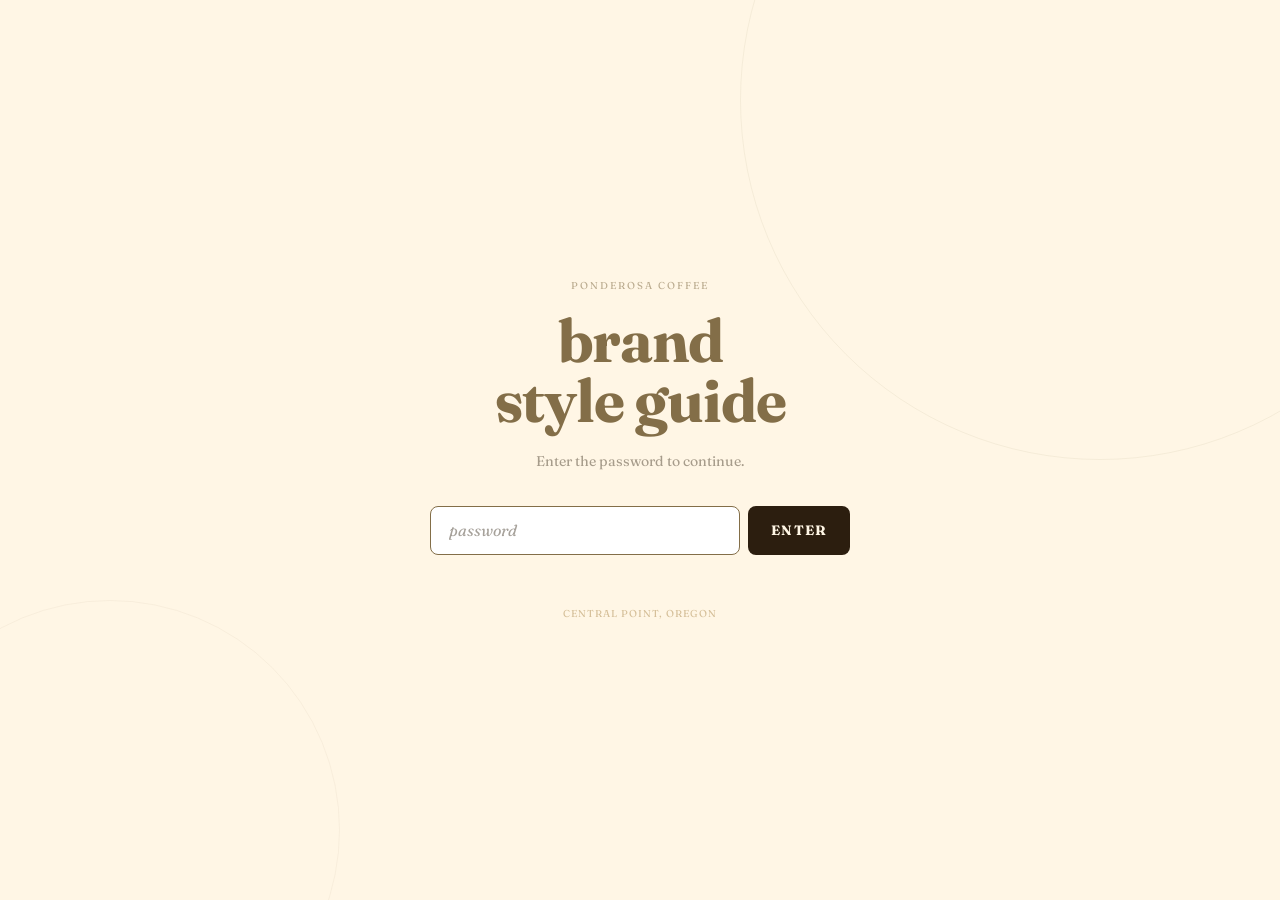
<file: index.html>
<!DOCTYPE html>
<html lang="en" class="is-locked">
<head>
  <meta charset="UTF-8">
  <meta name="viewport" content="width=device-width, initial-scale=1.0">
  <title>Ponderosa Coffee — Brand Style Guide</title>
  <link rel="preconnect" href="https://fonts.googleapis.com">
  <link rel="preconnect" href="https://fonts.gstatic.com" crossorigin>
  <link href="https://fonts.googleapis.com/css2?family=Fraunces:ital,opsz,wght@0,9..144,100..900;1,9..144,100..900&display=swap" rel="stylesheet">
  <link rel="stylesheet" href="style.css">
  <script>
    if (sessionStorage.getItem('pc_unlocked_v1') === '1') {
      document.documentElement.classList.remove('is-locked');
    }
  </script>
</head>
<body>

  <!-- Password gate -->
  <div id="gate" class="gate" role="dialog" aria-modal="true" aria-label="Password required">
    <div class="gate__card">
      <p class="gate__eyebrow">Ponderosa Coffee</p>
      <h1 class="gate__title">brand<br>style&nbsp;guide</h1>
      <p class="gate__sub">Enter the password to continue.</p>
      <form id="gate-form" class="gate__form" autocomplete="off">
        <input id="gate-input" class="gate__input" type="password" placeholder="password" aria-label="Password" required>
        <button class="gate__btn" type="submit">Enter</button>
      </form>
      <p id="gate-error" class="gate__error" aria-live="polite"></p>
      <p class="gate__foot">Central Point, Oregon</p>
    </div>
  </div>
  <script>
    (function () {
      var PW = 'ponderosa';
      var KEY = 'pc_unlocked_v1';
      var gate = document.getElementById('gate');
      var form = document.getElementById('gate-form');
      var input = document.getElementById('gate-input');
      var err = document.getElementById('gate-error');

      function unlock() {
        document.documentElement.classList.remove('is-locked');
        if (gate && gate.parentNode) gate.parentNode.removeChild(gate);
      }

      if (sessionStorage.getItem(KEY) === '1') {
        unlock();
        return;
      }

      if (input) {
        setTimeout(function () { input.focus(); }, 50);
      }

      form.addEventListener('submit', function (e) {
        e.preventDefault();
        if (input.value.trim().toLowerCase() === PW) {
          sessionStorage.setItem(KEY, '1');
          unlock();
        } else {
          err.textContent = 'Not quite. Try again.';
          input.value = '';
          input.focus();
        }
      });
    })();
  </script>

  <!-- Grain texture overlay -->
  <div class="grain" aria-hidden="true"></div>

  <!-- Nav -->
  <nav class="nav">
    <div class="nav__inner">
      <a class="nav__brand" href="#top">PC / Style Guide</a>
      <a href="#colors">Colors</a>
      <a href="#pairings">Pairings</a>
      <a href="#typography">Type</a>
      <a href="#voice">Voice</a>
      <a href="#imagery">Imagery</a>
      <a href="#instagram">Instagram</a>
      <a href="#tokens">Tokens</a>
    </div>
  </nav>

  <!-- Header -->
  <header class="site-header" id="top">
    <div class="site-header__inner">
      <p class="site-header__eyebrow">Brand Style Guide</p>
      <h1 class="site-header__wordmark">ponderosa<br>coffee</h1>
      <p class="site-header__sub">Colors · Typography · Voice &amp; Tone · Tokens</p>
      <p class="site-header__location">Central Point, Oregon</p>
    </div>
  </header>

  <main class="page">

    <!-- ── Color Palette ──────────────────────────────────── -->
    <section id="colors">
      <p class="section-label">Color Palette</p>

      <div class="palette-group">
        <p class="palette-group__label">Primary</p>
        <div class="palette">
          <div class="swatch">
            <div class="swatch__chip" style="background:#2c1e0f;"></div>
            <div class="swatch__info">
              <span class="swatch__name">Espresso</span>
              <span class="swatch__hex">#2c1e0f</span>
              <span class="swatch__var">--color-espresso</span>
            </div>
          </div>
          <div class="swatch">
            <div class="swatch__chip" style="background:#836e48;"></div>
            <div class="swatch__info">
              <span class="swatch__name">Coffee</span>
              <span class="swatch__hex">#836e48</span>
              <span class="swatch__var">--color-coffee</span>
            </div>
          </div>
          <div class="swatch">
            <div class="swatch__chip" style="background:#c4a878;"></div>
            <div class="swatch__info">
              <span class="swatch__name">Tan</span>
              <span class="swatch__hex">#c4a878</span>
              <span class="swatch__var">--color-tan</span>
            </div>
          </div>
          <div class="swatch">
            <div class="swatch__chip" style="background:#fff6e5; outline: 1px solid #e8dece; outline-offset: -1px;"></div>
            <div class="swatch__info">
              <span class="swatch__name">Cream</span>
              <span class="swatch__hex">#fff6e5</span>
              <span class="swatch__var">--color-cream</span>
            </div>
          </div>
        </div>
      </div>

      <div class="palette-group">
        <p class="palette-group__label">Accent — Pine &amp; Sage</p>
        <div class="palette">
          <div class="swatch">
            <div class="swatch__chip" style="background:#4a7a5a;"></div>
            <div class="swatch__info">
              <span class="swatch__name">Forest</span>
              <span class="swatch__hex">#4a7a5a</span>
              <span class="swatch__var">--color-forest</span>
            </div>
          </div>
          <div class="swatch">
            <div class="swatch__chip" style="background:#749e83;"></div>
            <div class="swatch__info">
              <span class="swatch__name">Sage</span>
              <span class="swatch__hex">#749e83</span>
              <span class="swatch__var">--color-sage</span>
            </div>
          </div>
          <div class="swatch">
            <div class="swatch__chip" style="background:#b8d0c3;"></div>
            <div class="swatch__info">
              <span class="swatch__name">Mist</span>
              <span class="swatch__hex">#b8d0c3</span>
              <span class="swatch__var">--color-mist</span>
            </div>
          </div>
        </div>
      </div>

      <div class="palette-group">
        <p class="palette-group__label">Neutral</p>
        <div class="palette">
          <div class="swatch">
            <div class="swatch__chip" style="background:#d9d9d9;"></div>
            <div class="swatch__info">
              <span class="swatch__name">Stone</span>
              <span class="swatch__hex">#d9d9d9</span>
              <span class="swatch__var">--color-stone</span>
            </div>
          </div>
          <div class="swatch">
            <div class="swatch__chip" style="background:#ffdada;"></div>
            <div class="swatch__info">
              <span class="swatch__name">Blush</span>
              <span class="swatch__hex">#ffdada</span>
              <span class="swatch__var">--color-blush</span>
            </div>
          </div>
          <div class="swatch">
            <div class="swatch__chip" style="background:#ffffff; outline: 1px solid #e8dece; outline-offset: -1px;"></div>
            <div class="swatch__info">
              <span class="swatch__name">White</span>
              <span class="swatch__hex">#ffffff</span>
              <span class="swatch__var">--color-white</span>
            </div>
          </div>
        </div>
      </div>
    </section>

    <!-- ── Color Pairings ─────────────────────────────────── -->
    <section id="pairings">
      <p class="section-label">Color Pairings</p>

      <div class="pairings">
        <div class="pairing" style="background:#836e48; color:#fff6e5;">
          <span class="pairing__label" style="color:#fff6e5;">Coffee + Cream — Primary</span>
          <span class="pairing__title">ponderosa coffee</span>
          <span class="pairing__body">owner · operator</span>
          <span class="contrast-badge" style="border: 1px solid rgba(255,246,229,0.2); color:#fff6e5;">AA pass</span>
        </div>
        <div class="pairing" style="background:#2c1e0f; color:#fff6e5;">
          <span class="pairing__label" style="color:#fff6e5;">Espresso + Cream</span>
          <span class="pairing__title">ponderosa coffee</span>
          <span class="pairing__body">hello@ponderosa.coffee</span>
          <span class="contrast-badge" style="border: 1px solid rgba(255,246,229,0.15); color:#fff6e5;">AAA pass</span>
        </div>
        <div class="pairing" style="background:#fff6e5; color:#836e48; outline: 1px solid #e8dece; outline-offset: -1px;">
          <span class="pairing__label" style="color:#836e48;">Cream + Coffee</span>
          <span class="pairing__title">ponderosa coffee</span>
          <span class="pairing__body">specialty roasts</span>
          <span class="contrast-badge" style="background: rgba(131,110,72,0.08); border: 1px solid rgba(131,110,72,0.15); color:#836e48;">AA pass</span>
        </div>
        <div class="pairing" style="background:#749e83; color:#fff6e5;">
          <span class="pairing__label" style="color:#fff6e5;">Sage + Cream</span>
          <span class="pairing__title">ponderosa coffee</span>
          <span class="pairing__body">@ponderosa_coffee</span>
          <span class="contrast-badge" style="border: 1px solid rgba(255,246,229,0.2); color:#fff6e5;">AA pass</span>
        </div>
        <div class="pairing" style="background:#4a7a5a; color:#fff6e5;">
          <span class="pairing__label" style="color:#fff6e5;">Forest + Cream</span>
          <span class="pairing__title">ponderosa coffee</span>
          <span class="pairing__body">single origin roasts</span>
          <span class="contrast-badge" style="border: 1px solid rgba(255,246,229,0.18); color:#fff6e5;">AAA pass</span>
        </div>
        <div class="pairing" style="background:#b8d0c3; color:#2c1e0f;">
          <span class="pairing__label" style="color:#2c1e0f;">Mist + Espresso</span>
          <span class="pairing__title">ponderosa coffee</span>
          <span class="pairing__body">southern oregon</span>
          <span class="contrast-badge" style="background: rgba(44,30,15,0.08); border: 1px solid rgba(44,30,15,0.12); color:#2c1e0f;">AA pass</span>
        </div>
      </div>
    </section>

    <!-- ── Typography ─────────────────────────────────────── -->
    <section id="typography">
      <p class="section-label">Typography</p>

      <div class="font-card">
        <div>
          <div class="font-card__name">Fraunces</div>
          <p class="font-card__detail">
            Variable display serif<br>
            Weights: 100–900<br>
            Optical size axis: 9–144<br>
            Custom axes: SOFT (0–100), WONK (0–1)<br>
            Brand setting: <code>'SOFT' 0, 'WONK' 1</code><br><br>
            <a href="https://fonts.google.com/specimen/Fraunces" target="_blank" rel="noopener">Google Fonts →</a>
          </p>
        </div>
        <div>
          <p class="font-card__alpha">
            A B C D E F G H I<br>
            J K L M N O P Q R<br>
            S T U V W X Y Z<br>
            a b c d e f g h i<br>
            j k l m n o p q r<br>
            s t u v w x y z<br>
            0 1 2 3 4 5 6 7 8 9
          </p>
        </div>
      </div>

      <div class="type-specimens">
        <div class="type-row">
          <div class="type-meta"><strong>Display</strong>700 · ~60px · lh 1.0</div>
          <p class="t-display">ponderosa coffee</p>
        </div>
        <div class="type-row">
          <div class="type-meta"><strong>Heading</strong>700 · 36px · lh 1.2</div>
          <p class="t-heading">Single origin roasts</p>
        </div>
        <div class="type-row">
          <div class="type-meta"><strong>Subheading</strong>700 · 20px · lh 1.2</div>
          <p class="t-subheading">Specialty coffee, carefully sourced</p>
        </div>
        <div class="type-row">
          <div class="type-meta"><strong>Body</strong>400 · 16px · lh 1.65</div>
          <p class="t-body">Small-batch coffee roasted in the heart of the ponderosa. Every cup is an invitation to slow down and taste the land.</p>
        </div>
        <div class="type-row">
          <div class="type-meta"><strong>Small</strong>400 · 14px · lh 1.5</div>
          <p class="t-small">central point, oregon · hello@ponderosa.coffee · @ponderosa_coffee</p>
        </div>
        <div class="type-row">
          <div class="type-meta"><strong>Caption</strong>400 · 10px · ls 0.2em</div>
          <p class="t-caption">PONDEROSA COFFEE · CENTRAL POINT, OR</p>
        </div>
      </div>
    </section>

    <!-- ── Voice & Tone ───────────────────────────────────── -->
    <section id="voice">
      <p class="section-label">Voice &amp; Tone</p>

      <!-- Brand foundation -->
      <div class="brand-foundation">
        <div class="foundation-item">
          <span class="foundation-label">Location</span>
          <span class="foundation-value">Central Point, Oregon — Southern Oregon's Rogue Valley</span>
        </div>
        <div class="foundation-item">
          <span class="foundation-label">Contact</span>
          <span class="foundation-value"><a href="mailto:hello@ponderosa.coffee">hello@ponderosa.coffee</a></span>
        </div>
        <div class="foundation-item">
          <span class="foundation-label">Sourcing</span>
          <span class="foundation-value">Beans sourced from Mythical Coffee, Gilbert, AZ — a trusted small roaster relationship</span>
        </div>
        <div class="foundation-item">
          <span class="foundation-label">Values</span>
          <span class="foundation-value">Coffee · Community · The outdoors · Nature · Peace</span>
        </div>
      </div>

      <!-- Brand traits -->
      <div class="voice-traits">
        <div class="trait">
          <span class="trait__word">Warm</span>
          <span class="trait__desc">Write like a neighbor who loves coffee. Familiar without being familiar.</span>
        </div>
        <div class="trait accent-sage">
          <span class="trait__word">Unhurried</span>
          <span class="trait__desc">Short sentences, gentle pacing. Never push, never rush. Let the reader linger.</span>
        </div>
        <div class="trait accent-forest">
          <span class="trait__word">Grounded</span>
          <span class="trait__desc">Rooted in place — southern Oregon, the pines, the land. Honest over clever.</span>
        </div>
        <div class="trait accent-tan">
          <span class="trait__word">Quiet</span>
          <span class="trait__desc">Confidence without noise. No exclamation marks, no hype. Let the quality speak.</span>
        </div>
        <div class="trait">
          <span class="trait__word">Inviting</span>
          <span class="trait__desc">Open and approachable. Every touchpoint should feel like an open door.</span>
        </div>
        <div class="trait accent-sage">
          <span class="trait__word">Personal</span>
          <span class="trait__desc">Owner-operated, small-batch. Use "we" carefully — often "I" or no pronoun is more honest.</span>
        </div>
      </div>

      <!-- Voice spectrum -->
      <div class="voice-spectrum">
        <span class="voice-spectrum__eyebrow">We are → not</span>
        <div class="spectrum-row">
          <span class="spectrum-label">Warm</span>
          <span class="spectrum-arrow">→</span>
          <span class="spectrum-not">Sentimental</span>
        </div>
        <div class="spectrum-row">
          <span class="spectrum-label">Simple</span>
          <span class="spectrum-arrow">→</span>
          <span class="spectrum-not">Sparse or cold</span>
        </div>
        <div class="spectrum-row">
          <span class="spectrum-label">Confident</span>
          <span class="spectrum-arrow">→</span>
          <span class="spectrum-not">Boastful</span>
        </div>
        <div class="spectrum-row">
          <span class="spectrum-label">Grounded</span>
          <span class="spectrum-arrow">→</span>
          <span class="spectrum-not">Precious or pretentious</span>
        </div>
        <div class="spectrum-row">
          <span class="spectrum-label">Inviting</span>
          <span class="spectrum-arrow">→</span>
          <span class="spectrum-not">Salesy or urgent</span>
        </div>
        <div class="spectrum-row">
          <span class="spectrum-label">Thoughtful</span>
          <span class="spectrum-arrow">→</span>
          <span class="spectrum-not">Overthought</span>
        </div>
      </div>

      <!-- Writing principles -->
      <span class="principles-header">Writing Principles</span>
      <div class="principles">
        <div class="principle" data-num="01">
          <span class="principle__num">01</span>
          <span class="principle__title">Write at the pace of a pour</span>
          <span class="principle__body">Short sentences. White space. Let the reader breathe. If a sentence can be cut without losing meaning, cut it.</span>
        </div>
        <div class="principle" data-num="02">
          <span class="principle__num">02</span>
          <span class="principle__title">Name the place, name the thing</span>
          <span class="principle__body">Be specific. "Ethiopian natural process" beats "great beans." Specificity earns trust and signals care.</span>
        </div>
        <div class="principle" data-num="03">
          <span class="principle__num">03</span>
          <span class="principle__title">No hype words</span>
          <span class="principle__body">Avoid: amazing, perfect, best, love, obsessed, incredible, excited. These words cost credibility and add noise.</span>
        </div>
        <div class="principle" data-num="04">
          <span class="principle__num">04</span>
          <span class="principle__title">Lowercase where possible</span>
          <span class="principle__body">The brand name and logo live in lowercase. Follow that lead in copy — it feels softer and more approachable.</span>
        </div>
        <div class="principle" data-num="05">
          <span class="principle__num">05</span>
          <span class="principle__title">Let silence work</span>
          <span class="principle__body">Not every post needs a call to action. Sometimes the right word is no word at all — a photo, a dot, a pause.</span>
        </div>
        <div class="principle" data-num="06">
          <span class="principle__num">06</span>
          <span class="principle__title">Earn the emotion</span>
          <span class="principle__body">Don't tell people how to feel. Describe what's real — the smell, the morning light, the process — and trust the reader.</span>
        </div>
      </div>

      <!-- Copy do/don't -->
      <span class="copy-examples-header">Copy Examples</span>
      <div class="copy-examples">
        <div class="copy-card copy-card--do">
          <div class="copy-card__header">Do</div>
          <div class="copy-card__body">
            <p class="copy-card__example">a slow morning. a good cup. that's the whole idea.</p>
            <p class="copy-card__example">small batch. central point, oregon. sourced with care.</p>
            <p class="copy-card__example">washed ethiopian. bright, clean, a little floral.</p>
            <p class="copy-card__example">come find us at the market saturday.</p>
            <p class="copy-card__example">we love coffee, community, and a good walk outside.</p>
          </div>
        </div>
        <div class="copy-card copy-card--dont">
          <div class="copy-card__header">Don't</div>
          <div class="copy-card__body">
            <p class="copy-card__example">We are SO excited to announce our AMAZING new blend!!! ☕🎉</p>
            <p class="copy-card__example">The best coffee you'll ever taste — guaranteed!</p>
            <p class="copy-card__example">LIMITED TIME OFFER — get it before it's gone!</p>
            <p class="copy-card__example">Our passion for coffee is what sets us apart from the rest.</p>
            <p class="copy-card__example">We're obsessed with delivering you the perfect cup every time.</p>
          </div>
        </div>
      </div>
    </section>

    <!-- ── Imagery ──────────────────────────────────────────── -->
    <section id="imagery">
      <p class="section-label">Imagery</p>

      <p class="imagery-intro">Coffee is the subject. Light is the style. People are the context.</p>

      <div class="imagery-grid">
        <div class="imagery-card">
          <span class="imagery-card__title">Light</span>
          <span class="imagery-card__body">Natural and directional. Morning and golden hour preferred. Soft shadows add depth — they're not a problem to fix. No flash, no harsh overhead.</span>
        </div>
        <div class="imagery-card">
          <span class="imagery-card__title">Subject</span>
          <span class="imagery-card__body">Coffee is the hero. Drinks, beans, pour process, the vessel. Close enough to see craft. Backgrounds are clean but lived-in — not sterile.</span>
        </div>
        <div class="imagery-card">
          <span class="imagery-card__title">Human element</span>
          <span class="imagery-card__body">Hands more than faces. A pour, a held cup, a gesture. The person implies warmth without becoming the portrait.</span>
        </div>
        <div class="imagery-card">
          <span class="imagery-card__title">Mood</span>
          <span class="imagery-card__body">Unhurried. Slight warmth in the tones. A photo that looks found rather than staged. Grain and imperfection are honest.</span>
        </div>
      </div>

      <div class="imagery-notes">
        <div class="imagery-note imagery-note--do">
          <span class="imagery-note__label">Do</span>
          <span class="imagery-note__body">Steam rising from a ceramic cup · hands mid-pour · beans in a bag or tray · window light across a table · outdoor texture from the Rogue Valley</span>
        </div>
        <div class="imagery-note imagery-note--avoid">
          <span class="imagery-note__label">Avoid</span>
          <span class="imagery-note__body">Stock photography · bright flat lighting · posed smiling portraits · cluttered or busy backgrounds · heavy filters or oversaturation</span>
        </div>
      </div>
    </section>

    <!-- ── Instagram ───────────────────────────────────────── -->
    <section id="instagram">
      <p class="section-label">Instagram</p>

      <p class="imagery-intro">A place-based account for a place-based shop. Quiet, local, made to last.</p>

      <!-- Strategic posture -->
      <div class="brand-foundation">
        <div class="foundation-item">
          <span class="foundation-label">Goal</span>
          <span class="foundation-value">Be top of mind in the Rogue Valley. Not viral — local.</span>
        </div>
        <div class="foundation-item">
          <span class="foundation-label">Audience</span>
          <span class="foundation-value">Central Point, Medford, Jacksonville, Ashland regulars first. Coffee community second. Travelers passing through third.</span>
        </div>
        <div class="foundation-item">
          <span class="foundation-label">Posture</span>
          <span class="foundation-value">Document, don't perform. Geotag over hashtag. Saves over likes. A quiet week is a feature.</span>
        </div>
        <div class="foundation-item">
          <span class="foundation-label">Handle</span>
          <span class="foundation-value"><a href="https://instagram.com/ponderosa_coffee" target="_blank" rel="noopener">@ponderosa_coffee</a></span>
        </div>
      </div>

      <!-- Guiding Principles -->
      <span class="principles-header">Guiding Principles</span>
      <div class="principles">
        <div class="principle" data-num="01">
          <span class="principle__num">01</span>
          <span class="principle__title">Document, don't perform</span>
          <span class="principle__body">Treat the feed as a visual journal of the build and the business — not a stage. This keeps it sustainable for someone who doesn't love social.</span>
        </div>
        <div class="principle" data-num="02">
          <span class="principle__num">02</span>
          <span class="principle__title">Show the real room</span>
          <span class="principle__body">No stock photos, no over-produced setups. Ponderosa's pull is the place itself. Let the space and the craft do the work.</span>
        </div>
        <div class="principle" data-num="03">
          <span class="principle__num">03</span>
          <span class="principle__title">Less is more</span>
          <span class="principle__body">Fewer well-made posts beat a relentless feed. Posting when you have something worth saying builds more trust than filling a quota.</span>
        </div>
        <div class="principle" data-num="04">
          <span class="principle__num">04</span>
          <span class="principle__title">Local before everything</span>
          <span class="principle__body">Central Point and the wider valley are the community. Prioritize content that reads like a neighborhood conversation, not a brand broadcast.</span>
        </div>
      </div>

      <!-- Content Pillars -->
      <span class="principles-header">Content Pillars</span>
      <p class="ig-helper">Every post fits one of five buckets. They work in any phase.</p>
      <div class="ig-pillars">
        <div class="ig-pillar">
          <span class="ig-pillar__tag ig-pillar__tag--coffee">Space</span>
          <span class="ig-pillar__title">The Place</span>
          <span class="ig-pillar__body">Architecture, materials, light, details. The visual identity of the room itself.</span>
          <ul class="ig-pillar__list">
            <li>Construction progress</li>
            <li>Interior details / textures</li>
            <li>Exterior / signage</li>
            <li>Atmosphere shots</li>
          </ul>
        </div>
        <div class="ig-pillar">
          <span class="ig-pillar__tag ig-pillar__tag--espresso">Craft</span>
          <span class="ig-pillar__title">The Work</span>
          <span class="ig-pillar__body">Coffee preparation, sourcing, equipment — the tangible skill behind the product.</span>
          <ul class="ig-pillar__list">
            <li>Espresso pulls</li>
            <li>Bean sourcing / origin</li>
            <li>Brewing methods</li>
            <li>Behind the bar</li>
          </ul>
        </div>
        <div class="ig-pillar">
          <span class="ig-pillar__tag ig-pillar__tag--tan">People</span>
          <span class="ig-pillar__title">The Humans</span>
          <span class="ig-pillar__body">The team, regulars, and the broader community that makes the shop real.</span>
          <ul class="ig-pillar__list">
            <li>Staff introductions</li>
            <li>Community partnerships</li>
            <li>Regulars (with permission)</li>
            <li>Events</li>
          </ul>
        </div>
        <div class="ig-pillar">
          <span class="ig-pillar__tag ig-pillar__tag--forest">Product</span>
          <span class="ig-pillar__title">The Menu</span>
          <span class="ig-pillar__body">Drinks, food, seasonal offerings — what you actually sell.</span>
          <ul class="ig-pillar__list">
            <li>Drink reveals</li>
            <li>Food pairings</li>
            <li>Seasonal specials</li>
            <li>New additions</li>
          </ul>
        </div>
        <div class="ig-pillar">
          <span class="ig-pillar__tag ig-pillar__tag--sage">Story</span>
          <span class="ig-pillar__title">The Why</span>
          <span class="ig-pillar__body">The origin, values, and vision behind Ponderosa — what makes it distinct from a chain.</span>
          <ul class="ig-pillar__list">
            <li>Origin / founding story</li>
            <li>Central Point roots</li>
            <li>Design decisions</li>
            <li>Longer-form captions</li>
          </ul>
        </div>
      </div>

      <!-- Phase Timeline -->
      <span class="principles-header">Phase Timeline</span>
      <p class="ig-helper">Phases advance by milestone, not calendar date. Move forward when the trigger condition is met.</p>
      <div class="ig-phases">

        <div class="ig-phase">
          <div class="ig-phase__rail">
            <span class="ig-phase__num">Phase 01</span>
            <span class="ig-phase__name">Construction</span>
            <span class="ig-phase__trigger">Now → build complete</span>
          </div>
          <div class="ig-phase__body">
            <span class="ig-phase__cadence">1–2× per week</span>
            <p class="ig-phase__lead">Build the audience before you open. Show progress, build curiosity, establish the aesthetic. Low stakes — you're inviting people to watch something being made.</p>
            <ul class="ig-phase__tags">
              <li>Construction progress</li>
              <li>Space reveals</li>
              <li>Brand teases</li>
              <li>Behind-the-scenes</li>
            </ul>
            <ul class="ig-phase__ideas">
              <li>Week one: introduce the account — one photo, one sentence about what's coming.</li>
              <li>Raw construction shots with a clean Ponderosa overlay or caption.</li>
              <li>Materials close-ups: tile, wood, hardware — the texture of the place.</li>
              <li>One Story Q&amp;A: "what are you most excited to see here?"</li>
              <li>Logo / brand identity reveal when ready.</li>
            </ul>
          </div>
        </div>

        <div class="ig-phase">
          <div class="ig-phase__rail">
            <span class="ig-phase__num">Phase 02</span>
            <span class="ig-phase__name">Pre-Open</span>
            <span class="ig-phase__trigger">Build done → opening day</span>
          </div>
          <div class="ig-phase__body">
            <span class="ig-phase__cadence">3–4× per week</span>
            <p class="ig-phase__lead">Ramp up frequency. Reveal the finished interior, menu direction, and the people behind the counter. Build anticipation deliberately.</p>
            <ul class="ig-phase__tags">
              <li>Finished space</li>
              <li>Staff intros</li>
              <li>Menu teases</li>
              <li>Soft countdown</li>
            </ul>
            <ul class="ig-phase__ideas">
              <li>"Meet the team" post for each staff member — one candid, one-line bio.</li>
              <li>First product photos: signature drink styled against the finished bar.</li>
              <li>Story countdown sticker when opening date is confirmed.</li>
              <li>Collab or shoutout to a Central Point neighbor.</li>
              <li>"Doors open [date]" announcement post with a strong image.</li>
            </ul>
          </div>
        </div>

        <div class="ig-phase">
          <div class="ig-phase__rail">
            <span class="ig-phase__num">Phase 03</span>
            <span class="ig-phase__name">Soft Open</span>
            <span class="ig-phase__trigger">First day → ~2 weeks</span>
          </div>
          <div class="ig-phase__body">
            <span class="ig-phase__cadence">Daily or near-daily</span>
            <p class="ig-phase__lead">Document the first days honestly. Real customers, real reactions, the energy of a new thing. Raw and real performs well here and requires less effort.</p>
            <ul class="ig-phase__tags">
              <li>First-day moments</li>
              <li>Customer reactions</li>
              <li>Staff in action</li>
              <li>Reshares</li>
            </ul>
            <ul class="ig-phase__ideas">
              <li>Opening morning reel: 15–30 seconds, no music needed, let the ambient sound carry it.</li>
              <li>Reshare any customer tags — makes regulars feel seen early on.</li>
              <li>Quick "end of day" Story: what sold out, what surprised you.</li>
              <li>Staff candid mid-rush — no posed smiling required.</li>
            </ul>
          </div>
        </div>

        <div class="ig-phase">
          <div class="ig-phase__rail">
            <span class="ig-phase__num">Phase 04</span>
            <span class="ig-phase__name">Grand Opening</span>
            <span class="ig-phase__trigger">When you throw the event</span>
          </div>
          <div class="ig-phase__body">
            <span class="ig-phase__cadence">Daily for ~1 week</span>
            <p class="ig-phase__lead">A one-time campaign sprint. You have permission to post heavily for a week. Before, during, and after content tells a complete story.</p>
            <ul class="ig-phase__tags">
              <li>Event announcement</li>
              <li>Day-of coverage</li>
              <li>Thank-you post</li>
              <li>Community recap</li>
            </ul>
            <ul class="ig-phase__ideas">
              <li>Announcement post 1–2 weeks out: date, time, what to expect.</li>
              <li>Reminder Story the week of with event details.</li>
              <li>Live Stories during the event — low bar, just show what's happening.</li>
              <li>Next-day recap reel or carousel with the best moments.</li>
              <li>Gratitude post: "thank you, central point" closes the sprint gracefully.</li>
            </ul>
          </div>
        </div>

        <div class="ig-phase">
          <div class="ig-phase__rail">
            <span class="ig-phase__num">Phase 05</span>
            <span class="ig-phase__name">Steady State</span>
            <span class="ig-phase__trigger">Post-grand opening, indefinitely</span>
          </div>
          <div class="ig-phase__body">
            <span class="ig-phase__cadence">3× per week</span>
            <p class="ig-phase__lead">The sustainable rhythm. Rotate through the five pillars. Three posts a week is enough — quality over consistency theater.</p>
            <ul class="ig-phase__tags">
              <li>Rotating pillars</li>
              <li>Seasonal specials</li>
              <li>Community moments</li>
              <li>Stories for daily texture</li>
            </ul>
            <ul class="ig-phase__ideas">
              <li>One feed post per pillar per month keeps all five in rotation.</li>
              <li>Stories don't need to be polished — use them for daily specials, hours changes, casual moments.</li>
              <li>Seasonal drink launch = mini Phase 02 energy: tease, reveal, highlight.</li>
              <li>Once a quarter: a longer-form caption or origin story post.</li>
              <li>Resharing customer content is free content — a subtle prompt at the counter encourages tagging.</li>
            </ul>
          </div>
        </div>

      </div>

      <!-- First 9-Grid -->
      <span class="principles-header">The First 9-Grid</span>
      <p class="ig-helper">A first-time visitor reads the top 9 posts as a single composition. Plan that grid — alternate dark and light tiles, rotate pillars, never stack two of the same in a row.</p>
      <div class="ig-grid-row">
        <div class="ig-grid-mock" aria-hidden="true">
          <div class="ig-grid-tile ig-grid-tile--coffee"><span>Place</span></div>
          <div class="ig-grid-tile ig-grid-tile--espresso"><span>Craft</span></div>
          <div class="ig-grid-tile ig-grid-tile--tan"><span>People</span></div>
          <div class="ig-grid-tile ig-grid-tile--forest"><span>Product</span></div>
          <div class="ig-grid-tile ig-grid-tile--coffee"><span>Place</span></div>
          <div class="ig-grid-tile ig-grid-tile--espresso"><span>Craft</span></div>
          <div class="ig-grid-tile ig-grid-tile--tan"><span>People</span></div>
          <div class="ig-grid-tile ig-grid-tile--sage"><span>Story</span></div>
          <div class="ig-grid-tile ig-grid-tile--coffee"><span>Place</span></div>
        </div>
        <div class="ig-grid-notes">
          <p><strong>Rhythm test:</strong> imagine the grid in greyscale. The composition should still hold.</p>
          <p><strong>Pillar test:</strong> no row should be the same pillar twice. Mix the buckets like a hand of cards.</p>
          <p><strong>Anchor tiles:</strong> a hero photo of the room or a hero pour every third post — they're the visual return point.</p>
        </div>
      </div>

      <!-- Caption Frameworks -->
      <span class="principles-header">Caption Frameworks</span>
      <p class="ig-helper">Three reusable formulas. Pick the one that fits the image, then stop writing.</p>
      <div class="ig-caps">
        <div class="ig-cap">
          <span class="ig-cap__label">Observation</span>
          <span class="ig-cap__formula">One image. One sentence about what's there.</span>
          <p class="ig-cap__example">morning fog held over the valley all the way to ten.</p>
        </div>
        <div class="ig-cap">
          <span class="ig-cap__label">Single Fact</span>
          <span class="ig-cap__formula">Name + origin or method. Nothing else.</span>
          <p class="ig-cap__example">washed ethiopian. mythical coffee, gilbert az.</p>
        </div>
        <div class="ig-cap">
          <span class="ig-cap__label">Invitation</span>
          <span class="ig-cap__formula">Time, place, what's happening.</span>
          <p class="ig-cap__example">saturday, 9–noon. acoustic in the back room.</p>
        </div>
      </div>

      <!-- Hashtags & Geotag -->
      <span class="principles-header">Hashtags &amp; Geotag</span>
      <p class="ig-helper">Geotag is more valuable than hashtags for a place-based business. Use five to seven tags total, never the full thirty.</p>
      <div class="ig-tags">
        <div class="ig-tag-group">
          <span class="ig-tag-group__label">Local</span>
          <span class="ig-tag-group__items">#centralpointoregon · #roguevalley · #medfordoregon · #southernoregon · #jacksonvilleor</span>
        </div>
        <div class="ig-tag-group">
          <span class="ig-tag-group__label">Coffee</span>
          <span class="ig-tag-group__items">#specialtycoffee · #thirdwavecoffee · #pourover · #espressotonic</span>
        </div>
        <div class="ig-tag-group">
          <span class="ig-tag-group__label">Branded</span>
          <span class="ig-tag-group__items">#ponderosacoffee</span>
        </div>
        <div class="ig-tag-group ig-tag-group--note">
          <span class="ig-tag-group__label">Geotag</span>
          <span class="ig-tag-group__items">Always tag the shop's location. The location pin is the single most valuable discovery surface — more reach than any hashtag for a small local account.</span>
        </div>
      </div>

      <!-- Story Highlights -->
      <span class="principles-header">Story Highlights</span>
      <p class="ig-helper">Highlights are the navigation of the profile. Keep this permanent set. Covers should match the brand palette — cream tile, coffee icon.</p>
      <div class="ig-highlights">
        <div class="ig-highlight">
          <span class="ig-highlight__dot"></span>
          <span class="ig-highlight__name">Menu</span>
          <span class="ig-highlight__sub">Current drinks + food</span>
        </div>
        <div class="ig-highlight">
          <span class="ig-highlight__dot"></span>
          <span class="ig-highlight__name">Hours</span>
          <span class="ig-highlight__sub">Weekly + holiday</span>
        </div>
        <div class="ig-highlight">
          <span class="ig-highlight__dot"></span>
          <span class="ig-highlight__name">Place</span>
          <span class="ig-highlight__sub">Interior reveals</span>
        </div>
        <div class="ig-highlight">
          <span class="ig-highlight__dot"></span>
          <span class="ig-highlight__name">Team</span>
          <span class="ig-highlight__sub">Staff introductions</span>
        </div>
        <div class="ig-highlight">
          <span class="ig-highlight__dot"></span>
          <span class="ig-highlight__name">Press</span>
          <span class="ig-highlight__sub">Local coverage</span>
        </div>
        <div class="ig-highlight">
          <span class="ig-highlight__dot"></span>
          <span class="ig-highlight__name">Events</span>
          <span class="ig-highlight__sub">Past + upcoming</span>
        </div>
      </div>

      <!-- Engagement & Measurement -->
      <div class="ig-pair">
        <div class="ig-pair__col">
          <span class="principles-header">Engagement Protocol</span>
          <ul class="ig-rules">
            <li><strong>Comments —</strong> reply same day, in voice. Brief is the bar.</li>
            <li><strong>DMs —</strong> reply within 24 hours. Treat as customer service.</li>
            <li><strong>Tags &amp; mentions —</strong> reshare to Story with a one-word thanks.</li>
            <li><strong>Critical or sensitive —</strong> reply once, kindly. Then take it offline.</li>
          </ul>
        </div>
        <div class="ig-pair__col">
          <span class="principles-header">What to Measure</span>
          <ul class="ig-rules">
            <li><strong>Watch —</strong> saves, shares, profile visits, in-store mentions.</li>
            <li><strong>Ignore —</strong> follower count, raw like totals.</li>
            <li><strong>Cadence —</strong> review monthly. Don't read daily numbers.</li>
            <li><strong>Signal —</strong> a regular says "I saw your post." That's the metric.</li>
          </ul>
        </div>
      </div>

      <!-- The rainy Tuesday backlog -->
      <div class="ig-callout">
        <span class="ig-callout__label">The Rainy Tuesday Rule</span>
        <p class="ig-callout__body">Keep five to ten evergreen photos in reserve — a window light shot, a bean closeup, a signage detail, a quiet pour. A slow week should never feel empty, and you should never have to force a post.</p>
      </div>

      <!-- Voice on the feed -->
      <span class="copy-examples-header">Voice on the Feed</span>
      <div class="copy-examples">
        <div class="copy-card copy-card--do">
          <div class="copy-card__header">Do</div>
          <div class="copy-card__body">
            <p class="copy-card__example">Write like a person, not a brand.</p>
            <p class="copy-card__example">Short captions usually win. Name the place.</p>
            <p class="copy-card__example">Let good photography speak. The caption can be minimal.</p>
            <p class="copy-card__example">Quiet weeks are fine. Don't post to fill a quota.</p>
          </div>
        </div>
        <div class="copy-card copy-card--dont">
          <div class="copy-card__header">Avoid</div>
          <div class="copy-card__body">
            <p class="copy-card__example">Hashtag walls — five is plenty.</p>
            <p class="copy-card__example">"We are SO excited to announce…"</p>
            <p class="copy-card__example">Over-edited images that don't match the real room.</p>
            <p class="copy-card__example">"Comment below!" engagement bait.</p>
          </div>
        </div>
      </div>

      <!-- Setup Checklist -->
      <span class="principles-header">Account Setup</span>
      <ul class="ig-checklist">
        <li>
          <span class="ig-checklist__box" aria-hidden="true"></span>
          <span class="ig-checklist__content">
            <span class="ig-checklist__title">Instagram Business account</span>
            <span class="ig-checklist__note">Unlocks analytics and a contact button.</span>
          </span>
        </li>
        <li>
          <span class="ig-checklist__box" aria-hidden="true"></span>
          <span class="ig-checklist__content">
            <span class="ig-checklist__title">Wordmark or logomark profile photo</span>
            <span class="ig-checklist__note">Must read clearly at 40px. Square crop.</span>
          </span>
        </li>
        <li>
          <span class="ig-checklist__box" aria-hidden="true"></span>
          <span class="ig-checklist__content">
            <span class="ig-checklist__title">One-line bio</span>
            <span class="ig-checklist__note">"specialty coffee · central point, OR · opening soon"</span>
          </span>
        </li>
        <li>
          <span class="ig-checklist__box" aria-hidden="true"></span>
          <span class="ig-checklist__content">
            <span class="ig-checklist__title">Link in bio</span>
            <span class="ig-checklist__note">Site or single landing page with hours, address, map.</span>
          </span>
        </li>
        <li>
          <span class="ig-checklist__box" aria-hidden="true"></span>
          <span class="ig-checklist__content">
            <span class="ig-checklist__title">Handle: @ponderosa_coffee</span>
            <span class="ig-checklist__note">Match the site and email domain wherever possible.</span>
          </span>
        </li>
        <li>
          <span class="ig-checklist__box" aria-hidden="true"></span>
          <span class="ig-checklist__content">
            <span class="ig-checklist__title">Connect to a Facebook Page</span>
            <span class="ig-checklist__note">Required for Meta ads later. No cost now.</span>
          </span>
        </li>
        <li>
          <span class="ig-checklist__box" aria-hidden="true"></span>
          <span class="ig-checklist__content">
            <span class="ig-checklist__title">Pre-launch placeholder post</span>
            <span class="ig-checklist__note">A profile with zero posts feels abandoned at first impression.</span>
          </span>
        </li>
      </ul>

    </section>

    <!-- ── Design Tokens ───────────────────────────────────── -->
    <section id="tokens">
      <p class="section-label">Design Tokens</p>

      <div class="token-block">
        <div class="token-block__header">
          <div class="token-block__dot"></div>
          <div class="token-block__dot"></div>
          <div class="token-block__dot"></div>
          <span class="token-block__title">style.css — :root</span>
        </div>
        <div class="token-block__body">
          <pre><span class="c-section">/* ──────────────────────────────────────────────────── *
 * Ponderosa Coffee — Design Tokens                    *
 * ──────────────────────────────────────────────────── */</span>

:root {

  <span class="c-cmnt">/* Primary ──────────────────────────────────────────── */</span>
  <span class="c-prop">--color-espresso</span>:  <span class="c-val">#2c1e0f</span>;  <span class="c-cmnt">/* dark brown / text      */</span>
  <span class="c-prop">--color-coffee</span>:    <span class="c-val">#836e48</span>;  <span class="c-cmnt">/* main brand brown       */</span>
  <span class="c-prop">--color-tan</span>:       <span class="c-val">#c4a878</span>;  <span class="c-cmnt">/* caramel / light coffee */</span>
  <span class="c-prop">--color-cream</span>:     <span class="c-val">#fff6e5</span>;  <span class="c-cmnt">/* warm off-white         */</span>

  <span class="c-cmnt">/* Accent ────────────────────────────────────────────── */</span>
  <span class="c-prop">--color-forest</span>:    <span class="c-val">#4a7a5a</span>;  <span class="c-cmnt">/* deep pine green        */</span>
  <span class="c-prop">--color-sage</span>:      <span class="c-val">#749e83</span>;  <span class="c-cmnt">/* mid sage green         */</span>
  <span class="c-prop">--color-mist</span>:      <span class="c-val">#b8d0c3</span>;  <span class="c-cmnt">/* light sage tint        */</span>

  <span class="c-cmnt">/* Neutral ───────────────────────────────────────────── */</span>
  <span class="c-prop">--color-stone</span>:     <span class="c-val">#d9d9d9</span>;  <span class="c-cmnt">/* light gray             */</span>
  <span class="c-prop">--color-blush</span>:     <span class="c-val">#ffdada</span>;  <span class="c-cmnt">/* heritage light pink    */</span>
  <span class="c-prop">--color-white</span>:     <span class="c-val">#ffffff</span>;  <span class="c-cmnt">/* pure white             */</span>

  <span class="c-cmnt">/* Typography ────────────────────────────────────────── */</span>
  <span class="c-prop">--font-display</span>:    <span class="c-val">'Fraunces', serif</span>;
  <span class="c-prop">--fvs</span>:             <span class="c-val">'SOFT' 0, 'WONK' 1</span>;

  <span class="c-cmnt">/* Spacing ───────────────────────────────────────────── */</span>
  <span class="c-prop">--space-xs</span>: <span class="c-val">0.5rem</span>;   <span class="c-cmnt">/* 8px  */</span>
  <span class="c-prop">--space-sm</span>: <span class="c-val">1rem</span>;     <span class="c-cmnt">/* 16px */</span>
  <span class="c-prop">--space-md</span>: <span class="c-val">2rem</span>;     <span class="c-cmnt">/* 32px */</span>
  <span class="c-prop">--space-lg</span>: <span class="c-val">4rem</span>;     <span class="c-cmnt">/* 64px */</span>
  <span class="c-prop">--space-xl</span>: <span class="c-val">6rem</span>;     <span class="c-cmnt">/* 96px */</span>

  <span class="c-cmnt">/* Border radius ─────────────────────────────────────── */</span>
  <span class="c-prop">--radius-sm</span>:   <span class="c-val">8px</span>;
  <span class="c-prop">--radius-md</span>:   <span class="c-val">14px</span>;
  <span class="c-prop">--radius-lg</span>:   <span class="c-val">24px</span>;
  <span class="c-prop">--radius-pill</span>: <span class="c-val">9999px</span>;

}</pre>
        </div>
      </div>
    </section>

  </main>

  <footer class="page" style="padding-top: 0;">
    <div class="site-footer">
      <span class="site-footer__divider">· · ·</span>
      <div class="site-footer__row">
        <span>Ponderosa Coffee</span>
        <span>Central Point, OR</span>
        <a href="mailto:hello@ponderosa.coffee">hello@ponderosa.coffee</a>
        <span>Beans from Mythical Coffee, Gilbert AZ</span>
      </div>
      <div class="site-footer__row" style="margin-top: 0.25rem;">
        <span style="opacity:0.5;">Brand Style Guide · Updated May 2026</span>
      </div>
    </div>
  </footer>

</body>
</html>
</file>
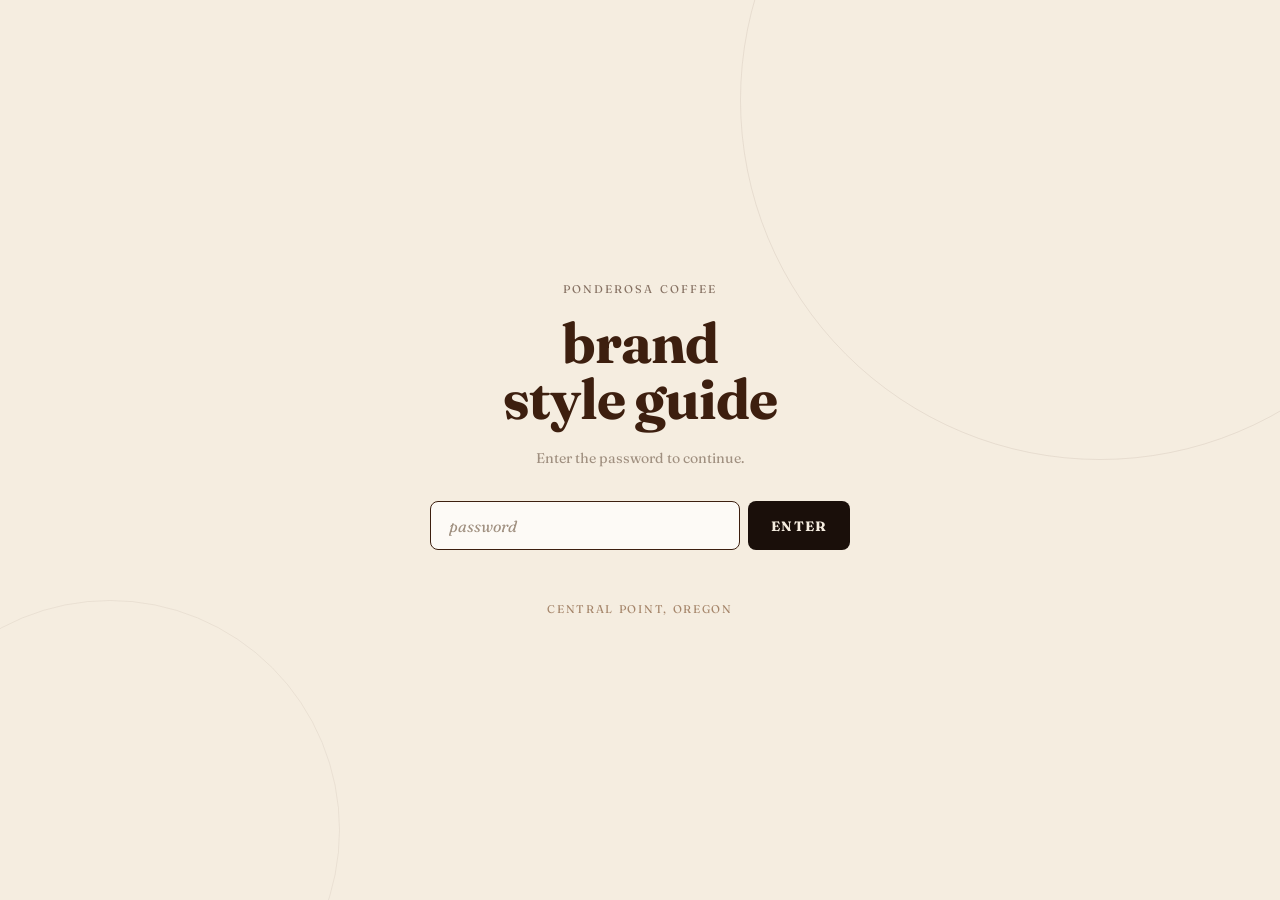
<file: social-strategy.html>
<!DOCTYPE html>
<html lang="en" class="is-locked">
<head>
  <meta charset="UTF-8">
  <meta name="viewport" content="width=device-width, initial-scale=1.0">
  <title>Ponderosa Coffee — Instagram Strategy</title>
  <link rel="preconnect" href="https://fonts.googleapis.com">
  <link rel="preconnect" href="https://fonts.gstatic.com" crossorigin>
  <link href="https://fonts.googleapis.com/css2?family=Fraunces:ital,opsz,wght@0,9..144,300..700;1,9..144,300..700&display=swap" rel="stylesheet">
  <script>
    if (sessionStorage.getItem('pc_unlocked_v1') === '1') {
      document.documentElement.classList.remove('is-locked');
    }
  </script>
  <style>
    :root {
      --espresso:   #1a0f0a;
      --coffee:     #3d1f0f;
      --tan:        #8b6343;
      --cream:      #f5ede0;
      --forest:     #2d4a2d;
      --sage:       #7a9b6e;
      --mist:       #c9d8c0;
      --stone:      #a09080;
      --white:      #fdfaf6;

      --bg:         var(--cream);
      --text:       var(--espresso);
      --muted:      var(--stone);
      --surface:    var(--white);
      --border:     rgba(61,31,15,0.12);

      --fvs: 'SOFT' 0, 'WONK' 1;
      --max: 760px;
      --gap: 2rem;
    }

    *, *::before, *::after { box-sizing: border-box; margin: 0; padding: 0; }

    body {
      font-family: 'Fraunces', Georgia, serif;
      font-variation-settings: var(--fvs);
      background: var(--bg);
      color: var(--text);
      line-height: 1.6;
      padding: 3rem 1.5rem 6rem;
    }

    .doc {
      max-width: var(--max);
      margin: 0 auto;
    }

    /* ── Header ── */
    .doc-header {
      border-bottom: 1px solid var(--border);
      padding-bottom: 2rem;
      margin-bottom: 3rem;
    }

    .eyebrow {
      font-size: 0.7rem;
      letter-spacing: 0.15em;
      text-transform: uppercase;
      color: var(--tan);
      margin-bottom: 0.75rem;
    }

    h1 {
      font-size: clamp(2rem, 5vw, 3rem);
      font-weight: 400;
      line-height: 1.15;
      margin-bottom: 1rem;
    }

    .doc-meta {
      font-size: 0.85rem;
      color: var(--muted);
    }

    /* ── Section ── */
    section {
      margin-bottom: 3.5rem;
    }

    h2 {
      font-size: 0.7rem;
      letter-spacing: 0.15em;
      text-transform: uppercase;
      color: var(--tan);
      margin-bottom: 1.25rem;
    }

    /* ── Principles ── */
    .principles {
      display: grid;
      gap: 1rem;
    }

    .principle {
      background: var(--surface);
      border: 1px solid var(--border);
      border-radius: 6px;
      padding: 1.25rem 1.5rem;
    }

    .principle strong {
      display: block;
      font-weight: 600;
      margin-bottom: 0.3rem;
    }

    .principle p {
      font-size: 0.9rem;
      color: var(--muted);
    }

    /* ── Pillars ── */
    .pillars {
      display: grid;
      grid-template-columns: repeat(auto-fill, minmax(200px, 1fr));
      gap: 1rem;
    }

    .pillar {
      background: var(--surface);
      border: 1px solid var(--border);
      border-radius: 6px;
      padding: 1.25rem;
    }

    .pillar-tag {
      display: inline-block;
      font-size: 0.65rem;
      letter-spacing: 0.1em;
      text-transform: uppercase;
      background: var(--mist);
      color: var(--forest);
      border-radius: 100px;
      padding: 0.2em 0.7em;
      margin-bottom: 0.6rem;
    }

    .pillar strong {
      display: block;
      font-size: 1rem;
      font-weight: 600;
      margin-bottom: 0.3rem;
    }

    .pillar p {
      font-size: 0.82rem;
      color: var(--muted);
      line-height: 1.5;
    }

    .pillar ul {
      margin-top: 0.6rem;
      padding-left: 1.1rem;
      font-size: 0.82rem;
      color: var(--muted);
    }

    .pillar ul li { margin-bottom: 0.15rem; }

    /* ── Phase timeline ── */
    .phases {
      display: flex;
      flex-direction: column;
      gap: 0;
    }

    .phase {
      display: grid;
      grid-template-columns: 160px 1fr;
      gap: 0 1.5rem;
      position: relative;
    }

    .phase + .phase { margin-top: 2rem; }

    .phase-label {
      padding-top: 0.15rem;
      text-align: right;
    }

    .phase-num {
      font-size: 0.65rem;
      letter-spacing: 0.12em;
      text-transform: uppercase;
      color: var(--tan);
      display: block;
      margin-bottom: 0.2rem;
    }

    .phase-name {
      font-size: 1.05rem;
      font-weight: 600;
      line-height: 1.2;
      display: block;
    }

    .phase-trigger {
      font-size: 0.75rem;
      color: var(--sage);
      margin-top: 0.35rem;
      font-style: italic;
      display: block;
    }

    .phase-body {
      border-left: 1px solid var(--border);
      padding-left: 1.5rem;
      padding-bottom: 2rem;
    }

    .phase-body p {
      font-size: 0.88rem;
      color: var(--muted);
      margin-bottom: 0.75rem;
    }

    .phase-cadence {
      display: inline-block;
      font-size: 0.7rem;
      letter-spacing: 0.08em;
      text-transform: uppercase;
      border: 1px solid var(--border);
      border-radius: 4px;
      padding: 0.2em 0.6em;
      margin-bottom: 0.85rem;
      color: var(--text);
    }

    .post-types {
      list-style: none;
      display: flex;
      flex-wrap: wrap;
      gap: 0.4rem;
      margin-bottom: 1rem;
    }

    .post-types li {
      font-size: 0.78rem;
      background: var(--surface);
      border: 1px solid var(--border);
      border-radius: 4px;
      padding: 0.25em 0.65em;
    }

    .ideas {
      margin: 0;
      padding-left: 1.2rem;
      font-size: 0.82rem;
      color: var(--muted);
    }

    .ideas li { margin-bottom: 0.2rem; }

    /* ── Voice reminders ── */
    .voice-grid {
      display: grid;
      grid-template-columns: 1fr 1fr;
      gap: 1rem;
    }

    .voice-box {
      background: var(--surface);
      border: 1px solid var(--border);
      border-radius: 6px;
      padding: 1.25rem;
    }

    .voice-box h3 {
      font-size: 0.65rem;
      letter-spacing: 0.12em;
      text-transform: uppercase;
      margin-bottom: 0.75rem;
    }

    .voice-box.do h3 { color: var(--sage); }
    .voice-box.dont h3 { color: var(--tan); }

    .voice-box ul {
      list-style: none;
      font-size: 0.85rem;
      color: var(--muted);
    }

    .voice-box ul li {
      padding: 0.3rem 0;
      border-bottom: 1px solid var(--border);
    }

    .voice-box ul li:last-child { border-bottom: none; }

    /* ── Checklist ── */
    .checklist {
      list-style: none;
    }

    .checklist li {
      display: flex;
      align-items: baseline;
      gap: 0.75rem;
      font-size: 0.88rem;
      padding: 0.55rem 0;
      border-bottom: 1px solid var(--border);
    }

    .checklist li::before {
      content: '';
      flex-shrink: 0;
      width: 14px;
      height: 14px;
      border: 1px solid var(--border);
      border-radius: 3px;
      display: inline-block;
      margin-top: 2px;
    }

    .checklist .note {
      font-size: 0.78rem;
      color: var(--muted);
      display: block;
      margin-top: 0.1rem;
    }

    @media (max-width: 560px) {
      .phase { grid-template-columns: 1fr; }
      .phase-label { text-align: left; padding-top: 0; margin-bottom: 0.5rem; }
      .phase-body { border-left: 2px solid var(--border); }
      .voice-grid { grid-template-columns: 1fr; }
      .pillars { grid-template-columns: 1fr; }
    }

    /* ── Password gate ── */
    html.is-locked,
    html.is-locked body { overflow: hidden; }
    html.is-locked body > *:not(#gate):not(script) { display: none !important; }

    .gate {
      position: fixed;
      inset: 0;
      z-index: 10000;
      background: var(--cream);
      display: flex;
      align-items: center;
      justify-content: center;
      padding: 1.5rem;
      overflow: hidden;
    }
    .gate::before {
      content: '';
      position: absolute;
      width: 720px;
      height: 720px;
      border-radius: 50%;
      border: 1px solid rgba(61, 31, 15, 0.08);
      top: -260px;
      right: -180px;
      pointer-events: none;
    }
    .gate::after {
      content: '';
      position: absolute;
      width: 460px;
      height: 460px;
      border-radius: 50%;
      border: 1px solid rgba(61, 31, 15, 0.06);
      bottom: -160px;
      left: -120px;
      pointer-events: none;
    }
    .gate__card {
      position: relative;
      max-width: 420px;
      width: 100%;
      text-align: center;
    }
    .gate__eyebrow {
      font-size: 0.7rem;
      letter-spacing: 0.18em;
      text-transform: uppercase;
      color: var(--coffee);
      opacity: 0.6;
      margin-bottom: 1rem;
    }
    .gate__title {
      font-family: 'Fraunces', serif;
      font-variation-settings: var(--fvs);
      font-size: clamp(2.4rem, 8vw, 3.5rem);
      font-weight: 700;
      line-height: 1;
      letter-spacing: -0.02em;
      color: var(--coffee);
      margin-bottom: 1.25rem;
    }
    .gate__sub {
      font-size: 0.88rem;
      color: var(--muted);
      margin-bottom: 2rem;
    }
    .gate__form {
      display: flex;
      gap: 0.5rem;
      margin-bottom: 0.75rem;
    }
    .gate__input {
      flex: 1;
      font-family: 'Fraunces', serif;
      font-variation-settings: var(--fvs);
      font-size: 1rem;
      padding: 0.85rem 1.1rem;
      border: 1px solid var(--border);
      border-radius: 8px;
      background: var(--white);
      color: var(--espresso);
      outline: none;
      transition: border-color 0.22s ease;
    }
    .gate__input::placeholder { color: var(--muted); font-style: italic; }
    .gate__input:focus { border-color: var(--coffee); }
    .gate__btn {
      font-family: 'Fraunces', serif;
      font-variation-settings: var(--fvs);
      font-size: 0.85rem;
      font-weight: 700;
      letter-spacing: 0.1em;
      text-transform: uppercase;
      background: var(--espresso);
      color: var(--cream);
      border: none;
      border-radius: 8px;
      padding: 0 1.4rem;
      cursor: pointer;
      transition: opacity 0.22s ease;
    }
    .gate__btn:hover { opacity: 0.85; }
    .gate__error {
      font-size: 0.78rem;
      color: var(--coffee);
      opacity: 0.75;
      min-height: 1.2em;
      margin-bottom: 1.5rem;
      font-style: italic;
    }
    .gate__foot {
      font-size: 0.7rem;
      letter-spacing: 0.15em;
      text-transform: uppercase;
      color: var(--tan);
      opacity: 0.75;
    }
  </style>
</head>
<body>

<!-- Password gate -->
<div id="gate" class="gate" role="dialog" aria-modal="true" aria-label="Password required">
  <div class="gate__card">
    <p class="gate__eyebrow">Ponderosa Coffee</p>
    <h1 class="gate__title">brand<br>style&nbsp;guide</h1>
    <p class="gate__sub">Enter the password to continue.</p>
    <form id="gate-form" class="gate__form" autocomplete="off">
      <input id="gate-input" class="gate__input" type="password" placeholder="password" aria-label="Password" required>
      <button class="gate__btn" type="submit">Enter</button>
    </form>
    <p id="gate-error" class="gate__error" aria-live="polite"></p>
    <p class="gate__foot">Central Point, Oregon</p>
  </div>
</div>
<script>
  (function () {
    var PW = 'ponderosa';
    var KEY = 'pc_unlocked_v1';
    var gate = document.getElementById('gate');
    var form = document.getElementById('gate-form');
    var input = document.getElementById('gate-input');
    var err = document.getElementById('gate-error');

    function unlock() {
      document.documentElement.classList.remove('is-locked');
      if (gate && gate.parentNode) gate.parentNode.removeChild(gate);
    }

    if (sessionStorage.getItem(KEY) === '1') {
      unlock();
      return;
    }

    if (input) setTimeout(function () { input.focus(); }, 50);

    form.addEventListener('submit', function (e) {
      e.preventDefault();
      if (input.value.trim().toLowerCase() === PW) {
        sessionStorage.setItem(KEY, '1');
        unlock();
      } else {
        err.textContent = 'Not quite. Try again.';
        input.value = '';
        input.focus();
      }
    });
  })();
</script>

<div class="doc">

  <!-- Header -->
  <header class="doc-header">
    <p class="eyebrow">Ponderosa Coffee — Central Point, OR</p>
    <h1>Instagram Strategy</h1>
    <p class="doc-meta">Phase-based · milestone-driven · no fixed calendar</p>
  </header>

  <!-- Guiding principles -->
  <section>
    <h2>Guiding Principles</h2>
    <div class="principles">
      <div class="principle">
        <strong>Show the real thing</strong>
        <p>No stock photos, no over-produced setups. Ponderosa's appeal is the place itself — let the space and the craft do the work.</p>
      </div>
      <div class="principle">
        <strong>Less is more</strong>
        <p>A smaller number of well-made posts beats a relentless feed. Posting when you have something worth saying builds more trust than filling a quota.</p>
      </div>
      <div class="principle">
        <strong>Document, don't perform</strong>
        <p>Treat Instagram as a visual journal of the build and the business, not a stage. This keeps it sustainable for someone who doesn't love social.</p>
      </div>
      <div class="principle">
        <strong>Local first</strong>
        <p>Central Point and Medford are the community. Prioritize content that feels like a neighborhood conversation, not a brand broadcast.</p>
      </div>
    </div>
  </section>

  <!-- Content pillars -->
  <section>
    <h2>Content Pillars</h2>
    <p style="font-size:0.85rem;color:var(--muted);margin-bottom:1.25rem;">Every post should fit one of these five buckets. They work in any phase.</p>
    <div class="pillars">
      <div class="pillar">
        <span class="pillar-tag">Space</span>
        <strong>The Place</strong>
        <p>Architecture, materials, light, details. The visual identity of the room itself.</p>
        <ul>
          <li>Construction progress</li>
          <li>Interior details / textures</li>
          <li>Exterior / signage</li>
          <li>Atmosphere shots</li>
        </ul>
      </div>
      <div class="pillar">
        <span class="pillar-tag">Craft</span>
        <strong>The Work</strong>
        <p>Coffee preparation, sourcing, equipment — the tangible skill behind the product.</p>
        <ul>
          <li>Espresso pulls</li>
          <li>Bean sourcing / origin</li>
          <li>Brewing methods</li>
          <li>Behind the bar</li>
        </ul>
      </div>
      <div class="pillar">
        <span class="pillar-tag">People</span>
        <strong>The Humans</strong>
        <p>The team, regulars, and the broader community that makes the shop real.</p>
        <ul>
          <li>Staff introductions</li>
          <li>Community partnerships</li>
          <li>Regulars (with permission)</li>
          <li>Events</li>
        </ul>
      </div>
      <div class="pillar">
        <span class="pillar-tag">Product</span>
        <strong>The Menu</strong>
        <p>Drinks, food, seasonal offerings — what you actually sell.</p>
        <ul>
          <li>Drink reveals</li>
          <li>Food pairings</li>
          <li>Seasonal specials</li>
          <li>New additions</li>
        </ul>
      </div>
      <div class="pillar">
        <span class="pillar-tag">Story</span>
        <strong>The Why</strong>
        <p>The origin, values, and vision behind Ponderosa — what makes it distinct from a chain.</p>
        <ul>
          <li>Origin / founding story</li>
          <li>Central Point roots</li>
          <li>Design decisions</li>
          <li>Longer-form captions</li>
        </ul>
      </div>
    </div>
  </section>

  <!-- Phase timeline -->
  <section>
    <h2>Phase Timeline</h2>
    <p style="font-size:0.85rem;color:var(--muted);margin-bottom:2rem;">Phases advance by milestone, not calendar date. Move to the next phase when the trigger condition is met.</p>
    <div class="phases">

      <div class="phase">
        <div class="phase-label">
          <span class="phase-num">Phase 01</span>
          <span class="phase-name">Construction</span>
          <span class="phase-trigger">Now → permit + build complete</span>
        </div>
        <div class="phase-body">
          <p>Build the audience before you open. Show progress, build curiosity, establish the aesthetic. Low stakes — you're inviting people to watch something being made.</p>
          <span class="phase-cadence">1–2× per week</span>
          <ul class="post-types">
            <li>Construction progress</li>
            <li>Space reveals</li>
            <li>Brand / design teases</li>
            <li>Behind-the-scenes</li>
          </ul>
          <ul class="ideas">
            <li>Week one: introduce the account — one photo, one sentence about what's coming</li>
            <li>Raw construction shots with a clean Ponderosa overlay or caption</li>
            <li>Materials close-ups: tile, wood, hardware — the texture of the place</li>
            <li>One Story Q&A: "What are you most excited to see here?"</li>
            <li>Logo / brand identity reveal when ready</li>
          </ul>
        </div>
      </div>

      <div class="phase">
        <div class="phase-label">
          <span class="phase-num">Phase 02</span>
          <span class="phase-name">Pre-Open</span>
          <span class="phase-trigger">Build done → opening day</span>
        </div>
        <div class="phase-body">
          <p>Ramp up frequency. Space is taking shape — start revealing the finished interior, menu direction, and the people behind the counter. Build anticipation deliberately.</p>
          <span class="phase-cadence">3–4× per week</span>
          <ul class="post-types">
            <li>Finished space reveals</li>
            <li>Staff intros</li>
            <li>Menu teases</li>
            <li>Soft countdown</li>
          </ul>
          <ul class="ideas">
            <li>"Meet the team" post for each staff member — one candid, one-line bio</li>
            <li>First product photos: signature drink styled against the finished bar</li>
            <li>Story countdown sticker when opening date is confirmed</li>
            <li>Collab or shoutout to another local Central Point business</li>
            <li>"Doors open [date]" announcement post with a strong image</li>
          </ul>
        </div>
      </div>

      <div class="phase">
        <div class="phase-label">
          <span class="phase-num">Phase 03</span>
          <span class="phase-name">Soft Open</span>
          <span class="phase-trigger">First day open → ~2 weeks</span>
        </div>
        <div class="phase-body">
          <p>Document the first days honestly. Real customers, real reactions, the energy of a new thing. Don't over-produce it — raw and real performs well here and requires less effort.</p>
          <span class="phase-cadence">Daily or near-daily</span>
          <ul class="post-types">
            <li>First-day moments</li>
            <li>Customer reactions</li>
            <li>Staff in action</li>
            <li>Repost / reshare</li>
          </ul>
          <ul class="ideas">
            <li>Opening morning reel: 15–30 seconds, no music needed, let the ambient sound carry it</li>
            <li>Reshare any customer tags — makes regulars feel seen early on</li>
            <li>Quick "end of day" Story: what sold out, what surprised you</li>
            <li>Staff candid mid-rush — no posed smiling required</li>
          </ul>
        </div>
      </div>

      <div class="phase">
        <div class="phase-label">
          <span class="phase-num">Phase 04</span>
          <span class="phase-name">Grand Opening</span>
          <span class="phase-trigger">When you throw the event</span>
        </div>
        <div class="phase-body">
          <p>Treat this as a one-time campaign sprint. You have permission to post heavily for a week. Before, during, and after content tells a complete story.</p>
          <span class="phase-cadence">Daily for ~1 week</span>
          <ul class="post-types">
            <li>Event announcement</li>
            <li>Day-of coverage</li>
            <li>Thank-you post</li>
            <li>Community recap</li>
          </ul>
          <ul class="ideas">
            <li>Announcement post 1–2 weeks out: date, time, what to expect</li>
            <li>Reminder Story the week of with event details</li>
            <li>Live Stories during the event — low bar, just show what's happening</li>
            <li>Next-day recap reel or carousel with the best moments</li>
            <li>Gratitude post: "Thank you Central Point" closes the sprint gracefully</li>
          </ul>
        </div>
      </div>

      <div class="phase">
        <div class="phase-label">
          <span class="phase-num">Phase 05</span>
          <span class="phase-name">Steady State</span>
          <span class="phase-trigger">Post-grand opening, indefinitely</span>
        </div>
        <div class="phase-body">
          <p>The sustainable rhythm. Rotate through the five content pillars. Three posts a week is enough — quality over consistency theater.</p>
          <span class="phase-cadence">3× per week</span>
          <ul class="post-types">
            <li>Rotating pillars</li>
            <li>Seasonal specials</li>
            <li>Community moments</li>
            <li>Stories for daily texture</li>
          </ul>
          <ul class="ideas">
            <li>One feed post per pillar per month keeps all five in rotation</li>
            <li>Stories don't need to be polished — use them for daily specials, hours changes, casual moments</li>
            <li>Seasonal drink launch = mini Phase 02 energy: tease, reveal, highlight</li>
            <li>Once a quarter: a longer-form caption or origin story post</li>
            <li>Resharing customer content is free content — encourage tagging with a subtle prompt at the counter</li>
          </ul>
        </div>
      </div>

    </div>
  </section>

  <!-- Voice -->
  <section>
    <h2>Voice on Instagram</h2>
    <div class="voice-grid">
      <div class="voice-box do">
        <h3>Do</h3>
        <ul>
          <li>Write like a person, not a brand</li>
          <li>Short captions usually beat long ones</li>
          <li>Name the place — "Central Point" earns local credibility</li>
          <li>Let good photography speak; caption can be minimal</li>
          <li>Use first person: "we" for the shop, "I" sparingly for personal moments</li>
        </ul>
      </div>
      <div class="voice-box dont">
        <h3>Avoid</h3>
        <ul>
          <li>Hashtag walls (3–5 targeted ones max)</li>
          <li>Corporate language ("we're excited to announce…")</li>
          <li>Posting just to post — a quiet week is fine</li>
          <li>Over-edited images that don't match the real space</li>
          <li>Engagement bait ("comment below!")</li>
        </ul>
      </div>
    </div>
  </section>

  <!-- Setup checklist -->
  <section>
    <h2>Account Setup Checklist</h2>
    <ul class="checklist">
      <li>
        <span>
          Set up Instagram Business account
          <span class="note">Business account unlocks analytics and a contact button</span>
        </span>
      </li>
      <li>
        <span>
          Profile photo — wordmark or logomark, square crop
          <span class="note">Should read clearly at 40px</span>
        </span>
      </li>
      <li>
        <span>
          Bio — one line: what you are + where you are
          <span class="note">E.g. "Specialty coffee · Central Point, OR · Opening soon"</span>
        </span>
      </li>
      <li>
        <span>
          Link in bio — website or a Linktree with hours, location
        </span>
      </li>
      <li>
        <span>
          Username — @ponderosacoffee or closest available handle
          <span class="note">Consistent with any future web presence</span>
        </span>
      </li>
      <li>
        <span>
          Post a first placeholder image before going public
          <span class="note">Avoid launching a profile that's completely empty</span>
        </span>
      </li>
      <li>
        <span>
          Connect to a Facebook Page (even if you don't post there)
          <span class="note">Required for Meta ads later; costs nothing now</span>
        </span>
      </li>
    </ul>
  </section>

</div>
</body>
</html>
</file>
<file: style.css>
/* ============================================================
   Ponderosa Coffee — Brand Stylesheet
   ponderosa.coffee · Central Point, OR
   ============================================================ */

/* ─── Tokens ─────────────────────────────────────────────── */

:root {
  /* Color — Primary */
  --color-espresso:  #2c1e0f;
  --color-coffee:    #836e48;
  --color-tan:       #c4a878;
  --color-cream:     #fff6e5;

  /* Color — Accent (Pine & Sage) */
  --color-forest:    #4a7a5a;
  --color-sage:      #749e83;
  --color-mist:      #b8d0c3;

  /* Color — Neutral */
  --color-stone:     #d9d9d9;
  --color-blush:     #ffdada;
  --color-white:     #ffffff;

  /* Color — Semantic aliases */
  --color-bg:         var(--color-cream);
  --color-text:       var(--color-espresso);
  --color-text-muted: rgba(44, 30, 15, 0.42);
  --color-border:     rgba(44, 30, 15, 0.1);
  --color-surface:    rgba(255, 255, 255, 0.72);

  /* Typography */
  --font-display: 'Fraunces', serif;
  --fvs:          'SOFT' 0, 'WONK' 1;

  /* Font sizes */
  --text-xs:   0.625rem;
  --text-sm:   0.75rem;
  --text-base: 1rem;
  --text-md:   1.125rem;
  --text-lg:   1.25rem;
  --text-xl:   1.5rem;
  --text-2xl:  1.875rem;
  --text-3xl:  2.25rem;
  --text-4xl:  3rem;
  --text-5xl:  3.75rem;
  --text-6xl:  5rem;

  /* Font weights */
  --weight-light:   300;
  --weight-regular: 400;
  --weight-bold:    700;

  /* Line heights */
  --leading-tight:   1.0;
  --leading-snug:    1.2;
  --leading-normal:  1.5;
  --leading-relaxed: 1.65;
  --leading-loose:   1.9;

  /* Letter spacing */
  --tracking-tight:   -0.02em;
  --tracking-normal:   0;
  --tracking-wide:     0.05em;
  --tracking-wider:    0.1em;
  --tracking-widest:   0.2em;

  /* Spacing scale */
  --space-1:  0.25rem;
  --space-2:  0.5rem;
  --space-3:  0.75rem;
  --space-4:  1rem;
  --space-5:  1.25rem;
  --space-6:  1.5rem;
  --space-8:  2rem;
  --space-10: 2.5rem;
  --space-12: 3rem;
  --space-16: 4rem;
  --space-20: 5rem;
  --space-24: 6rem;

  --space-xs: var(--space-2);
  --space-sm: var(--space-4);
  --space-md: var(--space-8);
  --space-lg: var(--space-16);
  --space-xl: var(--space-24);

  /* Border radius */
  --radius-xs:   4px;
  --radius-sm:   8px;
  --radius-md:   14px;
  --radius-lg:   24px;
  --radius-xl:   36px;
  --radius-pill: 9999px;

  /* Shadows — warm-tinted */
  --shadow-sm: 0 1px 4px rgba(44, 30, 15, 0.07), 0 0 0 1px rgba(44, 30, 15, 0.04);
  --shadow-md: 0 4px 16px rgba(44, 30, 15, 0.09), 0 0 0 1px rgba(44, 30, 15, 0.04);
  --shadow-lg: 0 8px 32px rgba(44, 30, 15, 0.12);

  /* Transitions */
  --transition-fast: 0.1s ease;
  --transition-base: 0.22s ease;
  --transition-slow: 0.4s ease;

  /* Layout */
  --max-width:  960px;
  --gutter:     var(--space-md);   /* horizontal page margin */
  --nav-height: 44px;
}

/* ─── Reset ──────────────────────────────────────────────── */

*, *::before, *::after {
  box-sizing: border-box;
  margin: 0;
  padding: 0;
}

html {
  font-size: 16px;
  scroll-behavior: smooth;
  -webkit-text-size-adjust: 100%;
}

img, video { display: block; max-width: 100%; }

/* ─── Grain overlay ──────────────────────────────────────── */

.grain {
  position: fixed;
  inset: -50%;
  width: 200%;
  height: 200%;
  background-image: url("data:image/svg+xml,%3Csvg xmlns='http://www.w3.org/2000/svg' width='300' height='300'%3E%3Cfilter id='n'%3E%3CfeTurbulence type='fractalNoise' baseFrequency='0.75' numOctaves='4' stitchTiles='stitch'/%3E%3C/filter%3E%3Crect width='300' height='300' filter='url(%23n)' opacity='1'/%3E%3C/svg%3E");
  background-size: 220px 220px;
  opacity: 0.038;
  pointer-events: none;
  z-index: 9000;
}

/* ─── Base ───────────────────────────────────────────────── */

body {
  background-color: var(--color-bg);
  color: var(--color-text);
  font-family: var(--font-display);
  font-variation-settings: var(--fvs);
  font-weight: var(--weight-regular);
  font-size: var(--text-base);
  line-height: var(--leading-relaxed);
}

a {
  color: var(--color-sage);
  text-decoration: none;
  transition: opacity var(--transition-base);
}

a:hover { opacity: 0.7; }

/* ─── Entrance animations ────────────────────────────────── */

@keyframes fadeUp {
  from { opacity: 0; transform: translateY(18px); }
  to   { opacity: 1; transform: translateY(0); }
}

@keyframes fadeIn {
  from { opacity: 0; }
  to   { opacity: 1; }
}

.site-header__eyebrow { animation: fadeIn 0.6s ease both; animation-delay: 0.05s; }
.site-header__wordmark { animation: fadeUp 0.8s cubic-bezier(0.16, 1, 0.3, 1) both; animation-delay: 0.1s; }
.site-header__sub { animation: fadeUp 0.7s ease both; animation-delay: 0.25s; }
.site-header__location { animation: fadeUp 0.7s ease both; animation-delay: 0.35s; }

section { animation: fadeUp 0.7s ease both; }
section:nth-child(1) { animation-delay: 0.15s; }
section:nth-child(2) { animation-delay: 0.22s; }
section:nth-child(3) { animation-delay: 0.29s; }
section:nth-child(4) { animation-delay: 0.36s; }
section:nth-child(5) { animation-delay: 0.43s; }
section:nth-child(6) { animation-delay: 0.50s; }
section:nth-child(7) { animation-delay: 0.57s; }

/* ─── Nav ────────────────────────────────────────────────── */

.nav {
  position: sticky;
  top: 0;
  background: var(--color-espresso);
  z-index: 100;
  height: var(--nav-height);
  border-bottom: 1px solid rgba(255,246,229,0.06);
}

.nav__inner {
  max-width: var(--max-width);
  margin: 0 auto;
  padding: 0 var(--gutter);
  display: flex;
  align-items: center;
  gap: var(--space-6);
  height: 100%;
  overflow-x: auto;
  scrollbar-width: none;
}

.nav__inner::-webkit-scrollbar { display: none; }

.nav__brand {
  font-size: var(--text-xs);
  font-weight: var(--weight-bold);
  font-variation-settings: var(--fvs);
  color: var(--color-cream);
  letter-spacing: var(--tracking-widest);
  text-transform: uppercase;
  white-space: nowrap;
  margin-right: auto;
  text-decoration: none;
  opacity: 0.9;
}

.nav a:not(.nav__brand) {
  font-size: 0.66rem;
  font-weight: var(--weight-regular);
  color: var(--color-cream);
  opacity: 0.38;
  text-decoration: none;
  white-space: nowrap;
  letter-spacing: var(--tracking-wider);
  transition: opacity var(--transition-base);
}

.nav a:not(.nav__brand):hover { opacity: 0.9; }

/* ─── Site header ────────────────────────────────────────── */

.site-header {
  background-color: var(--color-coffee);
  padding: var(--space-xl) 0 var(--space-lg);
  overflow: hidden;
  position: relative;
  min-height: 42vh;
  display: flex;
  align-items: flex-end;
}

/* large decorative ring — coffee-stain motif */
.site-header::before {
  content: '';
  position: absolute;
  width: 680px;
  height: 680px;
  border-radius: 50%;
  border: 1px solid rgba(255, 246, 229, 0.07);
  top: -240px;
  right: -140px;
  pointer-events: none;
}

.site-header::after {
  content: '';
  position: absolute;
  width: 420px;
  height: 420px;
  border-radius: 50%;
  border: 1px solid rgba(255, 246, 229, 0.05);
  top: -100px;
  right: -50px;
  pointer-events: none;
}

.site-header__inner {
  max-width: var(--max-width);
  width: 100%;
  margin: 0 auto;
  padding: 0 var(--gutter);
  position: relative;
}

.site-header__eyebrow {
  color: var(--color-cream);
  font-size: var(--text-xs);
  font-weight: var(--weight-regular);
  letter-spacing: var(--tracking-widest);
  text-transform: uppercase;
  opacity: 0.4;
  margin-bottom: var(--space-4);
}

.site-header__wordmark {
  color: var(--color-cream);
  font-size: clamp(var(--text-5xl), 10vw, var(--text-6xl));
  font-weight: var(--weight-bold);
  font-variation-settings: var(--fvs);
  line-height: var(--leading-tight);
  letter-spacing: var(--tracking-tight);
}

.site-header__sub {
  color: var(--color-cream);
  font-size: var(--text-sm);
  font-weight: var(--weight-regular);
  opacity: 0.45;
  margin-top: var(--space-5);
  letter-spacing: var(--tracking-wider);
}

.site-header__location {
  color: var(--color-tan);
  font-size: var(--text-xs);
  font-weight: var(--weight-regular);
  letter-spacing: var(--tracking-wider);
  opacity: 0.7;
  margin-top: var(--space-2);
}

/* ─── Page / section layout ──────────────────────────────── */

.page {
  max-width: var(--max-width);
  margin: 0 auto;
  padding: var(--space-xl) var(--gutter);
}

section {
  margin-bottom: calc(var(--space-xl) * 1.2);
}

/* Editorial section label with left rule */
.section-label {
  display: flex;
  align-items: center;
  gap: var(--space-4);
  font-size: var(--text-xs);
  font-weight: var(--weight-regular);
  letter-spacing: var(--tracking-widest);
  text-transform: uppercase;
  color: var(--color-coffee);
  opacity: 0.55;
  margin-bottom: var(--space-8);
}

.section-label::before {
  content: '';
  display: block;
  width: 28px;
  height: 1px;
  background: var(--color-coffee);
  opacity: 0.4;
  flex-shrink: 0;
}

/* ─── Color palette ──────────────────────────────────────── */

.palette-group + .palette-group {
  margin-top: var(--space-10);
}

.palette-group__label {
  font-size: var(--text-xs);
  font-weight: var(--weight-bold);
  font-variation-settings: var(--fvs);
  letter-spacing: var(--tracking-widest);
  text-transform: uppercase;
  color: var(--color-coffee);
  opacity: 0.5;
  margin-bottom: var(--space-4);
}

.palette {
  display: grid;
  grid-template-columns: repeat(auto-fill, minmax(140px, 1fr));
  gap: var(--space-3);
}

.swatch {
  border-radius: var(--radius-md);
  overflow: hidden;
  box-shadow: var(--shadow-sm);
  transition: transform var(--transition-base), box-shadow var(--transition-base);
}

.swatch:hover {
  transform: translateY(-2px);
  box-shadow: var(--shadow-md);
}

.swatch__chip {
  height: 110px;
  width: 100%;
}

.swatch__info {
  background: var(--color-surface);
  padding: var(--space-3) var(--space-4);
  backdrop-filter: blur(8px);
}

.swatch__name {
  font-size: 0.82rem;
  font-weight: var(--weight-bold);
  font-variation-settings: var(--fvs);
  color: var(--color-espresso);
  display: block;
}

.swatch__hex {
  font-size: 0.65rem;
  font-family: 'Courier New', monospace;
  font-variation-settings: normal;
  color: var(--color-text-muted);
  display: block;
  margin-top: 0.15rem;
  letter-spacing: 0.03em;
}

.swatch__var {
  font-size: 0.58rem;
  font-family: 'Courier New', monospace;
  font-variation-settings: normal;
  color: var(--color-sage);
  display: block;
  margin-top: var(--space-1);
  opacity: 0.8;
}

/* ─── Color pairings ─────────────────────────────────────── */

.pairings {
  display: grid;
  grid-template-columns: repeat(auto-fill, minmax(260px, 1fr));
  gap: var(--space-4);
}

.pairing {
  border-radius: var(--radius-md);
  padding: var(--space-8) var(--space-6);
  transition: transform var(--transition-base);
}

.pairing:hover { transform: translateY(-2px); }

.pairing__label {
  font-size: 0.56rem;
  letter-spacing: var(--tracking-widest);
  text-transform: uppercase;
  opacity: 0.45;
  display: block;
  margin-bottom: var(--space-3);
}

.pairing__title {
  font-size: var(--text-2xl);
  font-weight: var(--weight-bold);
  font-variation-settings: var(--fvs);
  line-height: var(--leading-tight);
  display: block;
  letter-spacing: var(--tracking-tight);
}

.pairing__body {
  font-size: var(--text-sm);
  opacity: 0.65;
  display: block;
  margin-top: var(--space-2);
}

.contrast-badge {
  display: inline-block;
  font-size: 0.5rem;
  font-family: 'Courier New', monospace;
  font-variation-settings: normal;
  padding: 0.25em 0.6em;
  border-radius: var(--radius-pill);
  margin-top: var(--space-4);
  opacity: 0.55;
  letter-spacing: 0.06em;
}

/* ─── Font card ──────────────────────────────────────────── */

.font-card {
  background: var(--color-surface);
  border-radius: var(--radius-lg);
  padding: var(--space-10) var(--space-8);
  display: grid;
  grid-template-columns: 1fr 1.2fr;
  gap: var(--space-10);
  box-shadow: var(--shadow-sm);
  margin-bottom: var(--space-10);
  backdrop-filter: blur(8px);
}

@media (max-width: 580px) {
  .font-card { grid-template-columns: 1fr; padding: var(--space-6); }
}

.font-card__name {
  font-size: var(--text-3xl);
  font-weight: var(--weight-bold);
  font-variation-settings: var(--fvs);
  color: var(--color-coffee);
  margin-bottom: var(--space-4);
  letter-spacing: var(--tracking-tight);
  line-height: var(--leading-snug);
}

.font-card__detail {
  font-size: 0.78rem;
  color: var(--color-text-muted);
  line-height: var(--leading-loose);
}

.font-card__detail code {
  font-family: 'Courier New', monospace;
  font-variation-settings: normal;
  color: var(--color-sage);
}

.font-card__alpha {
  font-size: clamp(1.1rem, 2.2vw, 1.5rem);
  font-weight: var(--weight-regular);
  font-variation-settings: var(--fvs);
  color: var(--color-coffee);
  opacity: 0.22;
  line-height: 1.55;
  letter-spacing: var(--tracking-wide);
}

/* ─── Type scale ─────────────────────────────────────────── */

.type-specimens {
  display: flex;
  flex-direction: column;
  gap: 0;
}

.type-row {
  display: grid;
  grid-template-columns: 140px 1fr;
  gap: var(--space-8);
  align-items: baseline;
  padding: var(--space-6) 0;
  border-bottom: 1px solid var(--color-border);
}

.type-row:last-child { border-bottom: none; }

@media (max-width: 560px) {
  .type-row {
    grid-template-columns: 1fr;
    gap: var(--space-1);
  }
}

.type-meta {
  font-size: 0.6rem;
  letter-spacing: var(--tracking-wide);
  text-transform: uppercase;
  color: var(--color-text-muted);
}

.type-meta strong {
  display: block;
  font-size: 0.68rem;
  font-variation-settings: var(--fvs);
  font-weight: var(--weight-bold);
  color: var(--color-coffee);
  opacity: 0.5;
  margin-bottom: 0.2rem;
}

.t-display {
  font-family: var(--font-display);
  font-variation-settings: var(--fvs);
  font-size: clamp(var(--text-4xl), 7vw, var(--text-5xl));
  font-weight: var(--weight-bold);
  line-height: var(--leading-tight);
  color: var(--color-coffee);
  letter-spacing: var(--tracking-tight);
}

.t-heading {
  font-family: var(--font-display);
  font-variation-settings: var(--fvs);
  font-size: clamp(var(--text-2xl), 4vw, var(--text-3xl));
  font-weight: var(--weight-bold);
  line-height: var(--leading-snug);
  color: var(--color-coffee);
}

.t-subheading {
  font-family: var(--font-display);
  font-variation-settings: var(--fvs);
  font-size: var(--text-lg);
  font-weight: var(--weight-bold);
  line-height: var(--leading-snug);
  color: var(--color-coffee);
}

.t-body {
  font-family: var(--font-display);
  font-variation-settings: var(--fvs);
  font-size: var(--text-base);
  font-weight: var(--weight-regular);
  line-height: var(--leading-relaxed);
}

.t-small {
  font-family: var(--font-display);
  font-variation-settings: var(--fvs);
  font-size: 0.875rem;
  font-weight: var(--weight-regular);
  line-height: var(--leading-normal);
}

.t-caption {
  font-family: var(--font-display);
  font-variation-settings: var(--fvs);
  font-size: var(--text-xs);
  font-weight: var(--weight-regular);
  letter-spacing: var(--tracking-widest);
  color: var(--color-text-muted);
}

/* ─── Brand foundation ───────────────────────────────────── */

.brand-foundation {
  border-radius: var(--radius-lg);
  overflow: hidden;
  margin-bottom: var(--space-10);
  box-shadow: var(--shadow-sm);
  background: var(--color-surface);
  backdrop-filter: blur(8px);
}

.foundation-item {
  display: grid;
  grid-template-columns: 110px 1fr;
  gap: var(--space-6);
  align-items: baseline;
  padding: var(--space-4) var(--space-8);
  border-bottom: 1px solid var(--color-border);
}

.foundation-item:last-child { border-bottom: none; }

.foundation-label {
  font-size: var(--text-xs);
  font-weight: var(--weight-bold);
  font-variation-settings: var(--fvs);
  letter-spacing: var(--tracking-wider);
  text-transform: uppercase;
  color: var(--color-tan);
}

.foundation-value {
  font-size: 0.88rem;
  font-weight: var(--weight-regular);
  color: var(--color-text-muted);
  line-height: var(--leading-relaxed);
}

.foundation-value a { color: var(--color-sage); }

/* ─── Voice & tone ───────────────────────────────────────── */

.voice-traits {
  display: grid;
  grid-template-columns: repeat(auto-fill, minmax(210px, 1fr));
  gap: var(--space-3);
  margin-bottom: var(--space-8);
}

.trait {
  background: var(--color-surface);
  border-radius: var(--radius-md);
  padding: var(--space-5) var(--space-6);
  box-shadow: var(--shadow-sm);
  border-left: 3px solid var(--color-coffee);
  backdrop-filter: blur(8px);
  transition: transform var(--transition-base), box-shadow var(--transition-base);
}

.trait:hover {
  transform: translateY(-1px);
  box-shadow: var(--shadow-md);
}

.trait.accent-sage   { border-color: var(--color-sage); }
.trait.accent-forest { border-color: var(--color-forest); }
.trait.accent-tan    { border-color: var(--color-tan); }

.trait__word {
  font-size: var(--text-md);
  font-weight: var(--weight-bold);
  font-variation-settings: var(--fvs);
  color: var(--color-coffee);
  display: block;
  margin-bottom: var(--space-2);
}

.trait.accent-sage   .trait__word { color: var(--color-sage); }
.trait.accent-forest .trait__word { color: var(--color-forest); }
.trait.accent-tan    .trait__word { color: var(--color-tan); }

.trait__desc {
  font-size: 0.78rem;
  color: var(--color-text-muted);
  line-height: var(--leading-relaxed);
}

/* Voice spectrum */
.voice-spectrum {
  background: var(--color-surface);
  border-radius: var(--radius-lg);
  overflow: hidden;
  box-shadow: var(--shadow-sm);
  margin-bottom: var(--space-10);
  backdrop-filter: blur(8px);
}

.voice-spectrum__eyebrow {
  font-size: var(--text-xs);
  letter-spacing: var(--tracking-widest);
  text-transform: uppercase;
  color: var(--color-cream);
  background: var(--color-coffee);
  padding: var(--space-3) var(--space-8);
  display: block;
  opacity: 0.9;
}

.spectrum-row {
  display: grid;
  grid-template-columns: 1fr 32px 1fr;
  align-items: center;
  gap: var(--space-4);
  padding: var(--space-3) var(--space-8);
  border-bottom: 1px solid var(--color-border);
}

.spectrum-row:last-child { border-bottom: none; }

.spectrum-label {
  font-size: 0.85rem;
  font-weight: var(--weight-bold);
  font-variation-settings: var(--fvs);
  color: var(--color-coffee);
}

.spectrum-not {
  font-size: 0.82rem;
  color: var(--color-text-muted);
  text-align: right;
  font-style: italic;
}

.spectrum-arrow {
  text-align: center;
  font-size: 0.65rem;
  color: var(--color-stone);
}

/* Writing principles — large ghosted numbers */
.principles-header {
  font-size: var(--text-xs);
  letter-spacing: var(--tracking-widest);
  text-transform: uppercase;
  color: var(--color-coffee);
  opacity: 0.45;
  margin-bottom: var(--space-5);
  display: block;
}

.principles {
  display: grid;
  grid-template-columns: repeat(auto-fill, minmax(240px, 1fr));
  gap: var(--space-3);
}

.principle {
  background: var(--color-surface);
  border-radius: var(--radius-md);
  padding: var(--space-6) var(--space-6) var(--space-5);
  box-shadow: var(--shadow-sm);
  position: relative;
  overflow: hidden;
  backdrop-filter: blur(8px);
}

/* Ghost number in background */
.principle::before {
  content: attr(data-num);
  position: absolute;
  right: var(--space-4);
  bottom: -0.15em;
  font-size: 5.5rem;
  font-weight: var(--weight-bold);
  font-variation-settings: var(--fvs);
  color: var(--color-coffee);
  opacity: 0.055;
  line-height: 1;
  pointer-events: none;
  font-family: var(--font-display);
}

.principle__num {
  font-size: var(--text-xs);
  font-weight: var(--weight-regular);
  letter-spacing: var(--tracking-wider);
  color: var(--color-tan);
  display: block;
  margin-bottom: var(--space-2);
  font-family: 'Courier New', monospace;
  font-variation-settings: normal;
}

.principle__title {
  font-size: var(--text-md);
  font-weight: var(--weight-bold);
  font-variation-settings: var(--fvs);
  color: var(--color-coffee);
  display: block;
  margin-bottom: var(--space-2);
  line-height: var(--leading-snug);
}

.principle__body {
  font-size: 0.8rem;
  color: var(--color-text-muted);
  line-height: var(--leading-relaxed);
  position: relative;
}

/* Copy do / don't */
.copy-examples-header {
  font-size: var(--text-xs);
  letter-spacing: var(--tracking-widest);
  text-transform: uppercase;
  color: var(--color-coffee);
  opacity: 0.45;
  margin-top: var(--space-10);
  margin-bottom: var(--space-5);
  display: block;
}

.copy-examples {
  display: grid;
  grid-template-columns: 1fr 1fr;
  gap: var(--space-4);
}

@media (max-width: 560px) {
  .copy-examples { grid-template-columns: 1fr; }
}

.copy-card {
  border-radius: var(--radius-md);
  overflow: hidden;
  box-shadow: var(--shadow-sm);
}

.copy-card__header {
  padding: var(--space-2) var(--space-5);
  font-size: var(--text-xs);
  font-weight: var(--weight-bold);
  font-variation-settings: var(--fvs);
  letter-spacing: var(--tracking-widest);
  text-transform: uppercase;
}

.copy-card--do .copy-card__header {
  background: var(--color-forest);
  color: var(--color-cream);
}

.copy-card--dont .copy-card__header {
  background: var(--color-espresso);
  color: var(--color-cream);
  opacity: 1;
}

.copy-card__body {
  background: var(--color-surface);
  backdrop-filter: blur(8px);
  padding: var(--space-4) var(--space-5);
}

.copy-card__example {
  font-size: 0.875rem;
  font-weight: var(--weight-regular);
  font-variation-settings: var(--fvs);
  line-height: var(--leading-relaxed);
  color: var(--color-espresso);
  margin-bottom: var(--space-3);
  padding-bottom: var(--space-3);
  border-bottom: 1px solid var(--color-border);
}

.copy-card__example:last-child {
  margin-bottom: 0;
  padding-bottom: 0;
  border-bottom: none;
}

.copy-card--dont .copy-card__example {
  opacity: 0.35;
  text-decoration: line-through;
  text-decoration-color: rgba(44,30,15,0.3);
}

/* ─── Imagery direction ──────────────────────────────────── */

.imagery-intro {
  font-size: var(--text-lg);
  font-weight: var(--weight-bold);
  font-variation-settings: var(--fvs);
  color: var(--color-coffee);
  opacity: 0.65;
  margin-bottom: var(--space-8);
  line-height: var(--leading-snug);
  letter-spacing: var(--tracking-tight);
}

.imagery-grid {
  display: grid;
  grid-template-columns: repeat(auto-fill, minmax(210px, 1fr));
  gap: var(--space-3);
  margin-bottom: var(--space-6);
}

.imagery-card {
  background: var(--color-surface);
  border-radius: var(--radius-md);
  padding: var(--space-5) var(--space-6);
  box-shadow: var(--shadow-sm);
  backdrop-filter: blur(8px);
  border-left: 3px solid var(--color-tan);
}

.imagery-card__title {
  font-size: var(--text-md);
  font-weight: var(--weight-bold);
  font-variation-settings: var(--fvs);
  color: var(--color-coffee);
  display: block;
  margin-bottom: var(--space-2);
}

.imagery-card__body {
  font-size: 0.78rem;
  color: var(--color-text-muted);
  line-height: var(--leading-relaxed);
  display: block;
}

.imagery-notes {
  display: grid;
  grid-template-columns: 1fr 1fr;
  gap: var(--space-4);
}

@media (max-width: 560px) {
  .imagery-notes { grid-template-columns: 1fr; }
}

.imagery-note {
  border-radius: var(--radius-md);
  overflow: hidden;
  box-shadow: var(--shadow-sm);
  backdrop-filter: blur(8px);
}

.imagery-note__label {
  font-size: var(--text-xs);
  font-weight: var(--weight-bold);
  font-variation-settings: var(--fvs);
  letter-spacing: var(--tracking-widest);
  text-transform: uppercase;
  padding: var(--space-2) var(--space-5);
  display: block;
}

.imagery-note--do .imagery-note__label {
  background: var(--color-forest);
  color: var(--color-cream);
}

.imagery-note--avoid .imagery-note__label {
  background: var(--color-espresso);
  color: var(--color-cream);
}

.imagery-note__body {
  background: var(--color-surface);
  padding: var(--space-4) var(--space-5);
  font-size: 0.8rem;
  color: var(--color-text-muted);
  line-height: var(--leading-relaxed);
  display: block;
}

/* ─── Token block ────────────────────────────────────────── */

.token-block {
  border-radius: var(--radius-lg);
  overflow: hidden;
  box-shadow: var(--shadow-md);
}

.token-block__header {
  background: rgba(255, 246, 229, 0.06);
  padding: var(--space-3) var(--space-6);
  display: flex;
  align-items: center;
  gap: var(--space-2);
  border-bottom: 1px solid rgba(255,246,229,0.06);
}

.token-block__dot {
  width: 10px;
  height: 10px;
  border-radius: 50%;
  background: rgba(255,246,229,0.12);
}

.token-block__title {
  font-size: var(--text-xs);
  font-family: 'Courier New', monospace;
  font-variation-settings: normal;
  color: rgba(255,246,229,0.3);
  letter-spacing: 0.06em;
  margin-left: var(--space-1);
}

.token-block__body {
  background: var(--color-espresso);
  color: #d4c9b8;
  padding: var(--space-8) var(--space-6);
  overflow-x: auto;
}

.token-block pre {
  font-family: 'Courier New', 'Menlo', monospace;
  font-variation-settings: normal;
  font-size: 0.76rem;
  line-height: var(--leading-loose);
  margin: 0;
  white-space: pre;
}

.c-section { color: #5a5040; }
.c-prop    { color: #a8c5a0; }
.c-val     { color: #e8c9a0; }
.c-cmnt    { color: #4e4535; }

/* ─── Site footer ────────────────────────────────────────── */

.site-footer {
  padding-top: var(--space-md);
  font-size: var(--text-xs);
  color: var(--color-text-muted);
  text-align: center;
  border-top: 1px solid var(--color-border);
}

.site-footer__divider {
  display: block;
  color: var(--color-tan);
  opacity: 0.5;
  font-size: var(--text-lg);
  margin-bottom: var(--space-4);
  letter-spacing: var(--tracking-wider);
}

.site-footer__row {
  display: flex;
  justify-content: center;
  flex-wrap: wrap;
  gap: var(--space-2) var(--space-6);
  margin-bottom: var(--space-2);
}

.site-footer__row a { color: inherit; }
.site-footer__row a:hover { opacity: 0.7; }

/* ─── Instagram strategy ─────────────────────────────────── */

.ig-helper {
  font-size: 0.85rem;
  color: var(--color-text-muted);
  margin-bottom: var(--space-5);
  line-height: var(--leading-relaxed);
  max-width: 56ch;
}

/* Content pillars */
.ig-pillars {
  display: grid;
  grid-template-columns: repeat(auto-fill, minmax(200px, 1fr));
  gap: var(--space-3);
  margin-bottom: var(--space-10);
}

.ig-pillar {
  background: var(--color-surface);
  border-radius: var(--radius-md);
  padding: var(--space-5) var(--space-6);
  box-shadow: var(--shadow-sm);
  backdrop-filter: blur(8px);
  display: flex;
  flex-direction: column;
}

.ig-pillar__tag {
  display: inline-block;
  font-size: 0.56rem;
  font-weight: var(--weight-bold);
  font-variation-settings: var(--fvs);
  letter-spacing: var(--tracking-widest);
  text-transform: uppercase;
  background: var(--color-mist);
  color: var(--color-forest);
  border-radius: var(--radius-pill);
  padding: 0.3em 0.8em;
  margin-bottom: var(--space-3);
  align-self: flex-start;
}

.ig-pillar__tag--coffee   { background: rgba(131,110,72,0.16);  color: var(--color-coffee); }
.ig-pillar__tag--espresso { background: rgba(44,30,15,0.1);     color: var(--color-espresso); }
.ig-pillar__tag--tan      { background: rgba(196,168,120,0.22); color: #7a5d31; }
.ig-pillar__tag--forest   { background: rgba(74,122,90,0.16);   color: var(--color-forest); }
.ig-pillar__tag--sage     { background: rgba(116,158,131,0.18); color: var(--color-sage); }

.ig-pillar__title {
  font-size: var(--text-md);
  font-weight: var(--weight-bold);
  font-variation-settings: var(--fvs);
  color: var(--color-coffee);
  margin-bottom: var(--space-2);
  display: block;
}

.ig-pillar__body {
  font-size: 0.78rem;
  color: var(--color-text-muted);
  line-height: var(--leading-relaxed);
  display: block;
  margin-bottom: var(--space-3);
}

.ig-pillar__list {
  list-style: none;
  font-size: 0.74rem;
  color: var(--color-text-muted);
  line-height: var(--leading-relaxed);
  border-top: 1px solid var(--color-border);
  padding-top: var(--space-3);
  margin-top: auto;
}

.ig-pillar__list li {
  padding: 0.15rem 0;
}

.ig-pillar__list li::before {
  content: '·';
  color: var(--color-tan);
  margin-right: 0.45em;
  opacity: 0.7;
}

/* Phase timeline */
.ig-phases {
  display: flex;
  flex-direction: column;
  margin-bottom: var(--space-10);
}

.ig-phase {
  display: grid;
  grid-template-columns: 170px 1fr;
  gap: var(--space-6);
  padding: var(--space-6) 0;
  border-bottom: 1px solid var(--color-border);
}

.ig-phase:last-child { border-bottom: none; }

.ig-phase__rail {
  text-align: right;
  padding-top: 0.1rem;
}

.ig-phase__num {
  font-size: var(--text-xs);
  font-family: 'Courier New', monospace;
  font-variation-settings: normal;
  color: var(--color-tan);
  letter-spacing: var(--tracking-wider);
  text-transform: uppercase;
  display: block;
  margin-bottom: var(--space-2);
}

.ig-phase__name {
  font-size: var(--text-lg);
  font-weight: var(--weight-bold);
  font-variation-settings: var(--fvs);
  color: var(--color-coffee);
  line-height: var(--leading-snug);
  display: block;
  letter-spacing: var(--tracking-tight);
}

.ig-phase__trigger {
  font-size: 0.72rem;
  color: var(--color-sage);
  font-style: italic;
  margin-top: var(--space-2);
  display: block;
}

.ig-phase__body {
  border-left: 1px solid var(--color-border);
  padding-left: var(--space-6);
}

.ig-phase__cadence {
  display: inline-block;
  font-size: 0.6rem;
  font-family: 'Courier New', monospace;
  font-variation-settings: normal;
  letter-spacing: 0.1em;
  text-transform: uppercase;
  color: var(--color-espresso);
  background: rgba(196,168,120,0.18);
  padding: 0.35em 0.8em;
  border-radius: var(--radius-pill);
  margin-bottom: var(--space-3);
}

.ig-phase__lead {
  font-size: 0.88rem;
  color: var(--color-text);
  line-height: var(--leading-relaxed);
  opacity: 0.72;
  margin-bottom: var(--space-4);
}

.ig-phase__tags {
  list-style: none;
  display: flex;
  flex-wrap: wrap;
  gap: var(--space-2);
  margin-bottom: var(--space-4);
}

.ig-phase__tags li {
  font-size: 0.7rem;
  font-variation-settings: var(--fvs);
  background: var(--color-surface);
  border: 1px solid var(--color-border);
  border-radius: var(--radius-xs);
  padding: 0.25em 0.7em;
  color: var(--color-coffee);
}

.ig-phase__ideas {
  list-style: none;
  font-size: 0.78rem;
  color: var(--color-text-muted);
  line-height: var(--leading-relaxed);
  padding-left: 0;
}

.ig-phase__ideas li {
  padding: 0.15rem 0 0.15rem 1.1em;
  position: relative;
}

.ig-phase__ideas li::before {
  content: '→';
  position: absolute;
  left: 0;
  color: var(--color-tan);
  opacity: 0.65;
  font-size: 0.7rem;
  top: 0.18rem;
}

@media (max-width: 640px) {
  .ig-phase {
    grid-template-columns: 1fr;
    gap: var(--space-3);
  }
  .ig-phase__rail {
    text-align: left;
  }
  .ig-phase__body {
    border-left: 2px solid var(--color-border);
    padding-left: var(--space-5);
  }
}

/* First 9-grid */
.ig-grid-row {
  display: grid;
  grid-template-columns: 280px 1fr;
  gap: var(--space-8);
  align-items: start;
  background: var(--color-surface);
  border-radius: var(--radius-lg);
  padding: var(--space-8);
  box-shadow: var(--shadow-sm);
  backdrop-filter: blur(8px);
  margin-bottom: var(--space-10);
}

@media (max-width: 640px) {
  .ig-grid-row { grid-template-columns: 1fr; padding: var(--space-6); }
}

.ig-grid-mock {
  display: grid;
  grid-template-columns: repeat(3, 1fr);
  gap: 4px;
  width: 100%;
  aspect-ratio: 1;
  border-radius: var(--radius-sm);
  overflow: hidden;
}

.ig-grid-tile {
  position: relative;
  display: flex;
  align-items: flex-end;
  justify-content: flex-start;
  padding: var(--space-2);
  min-height: 0;
}

.ig-grid-tile span {
  font-size: 0.55rem;
  font-weight: var(--weight-bold);
  font-variation-settings: var(--fvs);
  letter-spacing: var(--tracking-wider);
  text-transform: uppercase;
  color: var(--color-cream);
  opacity: 0.78;
}

.ig-grid-tile--coffee   { background: var(--color-coffee); }
.ig-grid-tile--espresso { background: var(--color-espresso); }
.ig-grid-tile--tan      { background: var(--color-tan); }
.ig-grid-tile--tan span { color: var(--color-espresso); opacity: 0.55; }
.ig-grid-tile--forest   { background: var(--color-forest); }
.ig-grid-tile--sage     { background: var(--color-sage); }

.ig-grid-notes p {
  font-size: 0.82rem;
  color: var(--color-text-muted);
  line-height: var(--leading-relaxed);
  margin-bottom: var(--space-3);
}

.ig-grid-notes p:last-child { margin-bottom: 0; }

.ig-grid-notes strong {
  font-weight: var(--weight-bold);
  font-variation-settings: var(--fvs);
  color: var(--color-coffee);
}

/* Caption frameworks */
.ig-caps {
  display: grid;
  grid-template-columns: repeat(auto-fill, minmax(220px, 1fr));
  gap: var(--space-3);
  margin-bottom: var(--space-10);
}

.ig-cap {
  background: var(--color-surface);
  border-radius: var(--radius-md);
  padding: var(--space-5) var(--space-6);
  box-shadow: var(--shadow-sm);
  backdrop-filter: blur(8px);
  border-top: 3px solid var(--color-sage);
}

.ig-cap__label {
  font-size: var(--text-xs);
  font-weight: var(--weight-bold);
  font-variation-settings: var(--fvs);
  letter-spacing: var(--tracking-wider);
  text-transform: uppercase;
  color: var(--color-forest);
  display: block;
  margin-bottom: var(--space-2);
}

.ig-cap__formula {
  font-size: 0.78rem;
  color: var(--color-text-muted);
  display: block;
  margin-bottom: var(--space-4);
  line-height: var(--leading-relaxed);
}

.ig-cap__example {
  font-size: 0.95rem;
  font-weight: var(--weight-regular);
  font-variation-settings: var(--fvs);
  font-style: italic;
  color: var(--color-coffee);
  line-height: var(--leading-snug);
  padding-top: var(--space-3);
  border-top: 1px solid var(--color-border);
}

/* Hashtags & geotag */
.ig-tags {
  background: var(--color-surface);
  border-radius: var(--radius-lg);
  overflow: hidden;
  box-shadow: var(--shadow-sm);
  backdrop-filter: blur(8px);
  margin-bottom: var(--space-10);
}

.ig-tag-group {
  display: grid;
  grid-template-columns: 100px 1fr;
  gap: var(--space-6);
  align-items: baseline;
  padding: var(--space-4) var(--space-8);
  border-bottom: 1px solid var(--color-border);
}

.ig-tag-group:last-child { border-bottom: none; }

.ig-tag-group--note {
  background: rgba(184,208,195,0.18);
}

.ig-tag-group__label {
  font-size: var(--text-xs);
  font-weight: var(--weight-bold);
  font-variation-settings: var(--fvs);
  letter-spacing: var(--tracking-wider);
  text-transform: uppercase;
  color: var(--color-tan);
}

.ig-tag-group--note .ig-tag-group__label {
  color: var(--color-forest);
}

.ig-tag-group__items {
  font-size: 0.82rem;
  font-family: 'Courier New', monospace;
  font-variation-settings: normal;
  color: var(--color-coffee);
  letter-spacing: 0.02em;
  line-height: var(--leading-relaxed);
}

.ig-tag-group--note .ig-tag-group__items {
  font-family: var(--font-display);
  font-variation-settings: var(--fvs);
  font-style: italic;
  color: var(--color-text);
  opacity: 0.72;
}

@media (max-width: 560px) {
  .ig-tag-group {
    grid-template-columns: 1fr;
    gap: var(--space-2);
    padding: var(--space-4) var(--space-5);
  }
}

/* Story highlights */
.ig-highlights {
  display: grid;
  grid-template-columns: repeat(auto-fill, minmax(140px, 1fr));
  gap: var(--space-3);
  margin-bottom: var(--space-10);
}

.ig-highlight {
  background: var(--color-surface);
  border-radius: var(--radius-md);
  padding: var(--space-5) var(--space-5);
  box-shadow: var(--shadow-sm);
  backdrop-filter: blur(8px);
  text-align: center;
}

.ig-highlight__dot {
  display: block;
  width: 38px;
  height: 38px;
  border-radius: 50%;
  background: var(--color-cream);
  border: 1.5px solid var(--color-tan);
  margin: 0 auto var(--space-3);
  position: relative;
}

.ig-highlight__dot::after {
  content: '';
  position: absolute;
  inset: 5px;
  border-radius: 50%;
  background: linear-gradient(135deg, var(--color-coffee), var(--color-tan));
  opacity: 0.85;
}

.ig-highlight__name {
  display: block;
  font-size: 0.85rem;
  font-weight: var(--weight-bold);
  font-variation-settings: var(--fvs);
  color: var(--color-coffee);
  margin-bottom: var(--space-1);
}

.ig-highlight__sub {
  display: block;
  font-size: 0.68rem;
  color: var(--color-text-muted);
  letter-spacing: var(--tracking-wide);
}

/* Engagement / measurement pair */
.ig-pair {
  display: grid;
  grid-template-columns: 1fr 1fr;
  gap: var(--space-8);
  margin-bottom: var(--space-10);
}

@media (max-width: 640px) {
  .ig-pair { grid-template-columns: 1fr; gap: var(--space-6); }
}

.ig-pair__col .principles-header {
  margin-bottom: var(--space-4);
}

.ig-rules {
  list-style: none;
  background: var(--color-surface);
  border-radius: var(--radius-md);
  padding: var(--space-2) var(--space-6);
  box-shadow: var(--shadow-sm);
  backdrop-filter: blur(8px);
}

.ig-rules li {
  padding: var(--space-3) 0;
  border-bottom: 1px solid var(--color-border);
  font-size: 0.84rem;
  color: var(--color-text-muted);
  line-height: var(--leading-relaxed);
}

.ig-rules li:last-child { border-bottom: none; }

.ig-rules strong {
  font-weight: var(--weight-bold);
  font-variation-settings: var(--fvs);
  color: var(--color-coffee);
  margin-right: 0.25em;
}

/* Callout — rainy tuesday */
.ig-callout {
  border-radius: var(--radius-md);
  padding: var(--space-6) var(--space-8);
  background: var(--color-espresso);
  color: var(--color-cream);
  margin-bottom: var(--space-10);
  position: relative;
  overflow: hidden;
}

.ig-callout::before {
  content: '';
  position: absolute;
  width: 280px;
  height: 280px;
  border-radius: 50%;
  border: 1px solid rgba(255, 246, 229, 0.08);
  top: -110px;
  right: -70px;
  pointer-events: none;
}

.ig-callout__label {
  font-size: var(--text-xs);
  font-weight: var(--weight-bold);
  font-variation-settings: var(--fvs);
  letter-spacing: var(--tracking-widest);
  text-transform: uppercase;
  color: var(--color-tan);
  display: block;
  margin-bottom: var(--space-3);
  position: relative;
}

.ig-callout__body {
  font-size: 0.92rem;
  line-height: var(--leading-relaxed);
  color: var(--color-cream);
  opacity: 0.82;
  max-width: 60ch;
  position: relative;
}

/* Checklist */
.ig-checklist {
  list-style: none;
  background: var(--color-surface);
  border-radius: var(--radius-md);
  padding: var(--space-2) var(--space-6);
  box-shadow: var(--shadow-sm);
  backdrop-filter: blur(8px);
}

.ig-checklist li {
  display: flex;
  align-items: flex-start;
  gap: var(--space-4);
  padding: var(--space-4) 0;
  border-bottom: 1px solid var(--color-border);
}

.ig-checklist li:last-child { border-bottom: none; }

.ig-checklist__box {
  flex-shrink: 0;
  width: 14px;
  height: 14px;
  border: 1.5px solid var(--color-tan);
  border-radius: var(--radius-xs);
  margin-top: 4px;
  opacity: 0.7;
}

.ig-checklist__title {
  display: block;
  font-size: 0.88rem;
  font-weight: var(--weight-bold);
  font-variation-settings: var(--fvs);
  color: var(--color-coffee);
  line-height: var(--leading-snug);
  margin-bottom: 0.2rem;
}

.ig-checklist__note {
  display: block;
  font-size: 0.74rem;
  color: var(--color-text-muted);
  line-height: var(--leading-relaxed);
}

/* ─── Password gate ──────────────────────────────────────── */

html.is-locked,
html.is-locked body {
  overflow: hidden;
}

html.is-locked body > *:not(#gate):not(script) {
  display: none !important;
}

.gate {
  position: fixed;
  inset: 0;
  z-index: 10000;
  background: var(--color-cream);
  display: flex;
  align-items: center;
  justify-content: center;
  padding: var(--space-6);
  overflow: hidden;
}

.gate::before {
  content: '';
  position: absolute;
  width: 720px;
  height: 720px;
  border-radius: 50%;
  border: 1px solid rgba(131, 110, 72, 0.08);
  top: -260px;
  right: -180px;
  pointer-events: none;
}

.gate::after {
  content: '';
  position: absolute;
  width: 460px;
  height: 460px;
  border-radius: 50%;
  border: 1px solid rgba(131, 110, 72, 0.06);
  bottom: -160px;
  left: -120px;
  pointer-events: none;
}

.gate__card {
  position: relative;
  max-width: 420px;
  width: 100%;
  text-align: center;
  animation: fadeUp 0.7s cubic-bezier(0.16, 1, 0.3, 1) both;
}

.gate__eyebrow {
  font-size: var(--text-xs);
  font-weight: var(--weight-regular);
  letter-spacing: var(--tracking-widest);
  text-transform: uppercase;
  color: var(--color-coffee);
  opacity: 0.55;
  margin-bottom: var(--space-4);
}

.gate__title {
  font-family: var(--font-display);
  font-variation-settings: var(--fvs);
  font-size: clamp(var(--text-4xl), 8vw, var(--text-5xl));
  font-weight: var(--weight-bold);
  line-height: var(--leading-tight);
  letter-spacing: var(--tracking-tight);
  color: var(--color-coffee);
  margin-bottom: var(--space-5);
}

.gate__sub {
  font-size: 0.88rem;
  color: var(--color-text-muted);
  margin-bottom: var(--space-8);
}

.gate__form {
  display: flex;
  gap: var(--space-2);
  margin-bottom: var(--space-3);
}

.gate__input {
  flex: 1;
  font-family: var(--font-display);
  font-variation-settings: var(--fvs);
  font-size: 1rem;
  padding: 0.85rem 1.1rem;
  border: 1px solid var(--color-border);
  border-radius: var(--radius-sm);
  background: var(--color-white);
  color: var(--color-espresso);
  outline: none;
  transition: border-color var(--transition-base);
}

.gate__input::placeholder {
  color: var(--color-text-muted);
  font-style: italic;
}

.gate__input:focus {
  border-color: var(--color-coffee);
}

.gate__btn {
  font-family: var(--font-display);
  font-variation-settings: var(--fvs);
  font-size: 0.85rem;
  font-weight: var(--weight-bold);
  letter-spacing: var(--tracking-wider);
  text-transform: uppercase;
  background: var(--color-espresso);
  color: var(--color-cream);
  border: none;
  border-radius: var(--radius-sm);
  padding: 0 1.4rem;
  cursor: pointer;
  transition: opacity var(--transition-base);
}

.gate__btn:hover { opacity: 0.85; }

.gate__error {
  font-size: 0.78rem;
  color: var(--color-coffee);
  opacity: 0.75;
  min-height: 1.2em;
  margin-bottom: var(--space-6);
  font-style: italic;
}

.gate__foot {
  font-size: var(--text-xs);
  letter-spacing: var(--tracking-wider);
  text-transform: uppercase;
  color: var(--color-tan);
  opacity: 0.7;
}

/* ─── Responsive ─────────────────────────────────────────── */

html { overflow-x: hidden; }

@media (max-width: 640px) {
  :root { --gutter: var(--space-6); }
  .page { padding: var(--space-10) var(--gutter); }
  .pairings { grid-template-columns: 1fr 1fr; }
  .voice-traits { grid-template-columns: 1fr 1fr; }
  .principles { grid-template-columns: 1fr; }
  .site-header { min-height: 36vh; }
}

@media (max-width: 480px) {
  :root { --gutter: var(--space-4); }
  .foundation-item {
    grid-template-columns: 1fr;
    gap: var(--space-1);
  }
  .imagery-grid { grid-template-columns: 1fr; }
}

@media (max-width: 400px) {
  .pairings { grid-template-columns: 1fr; }
  .voice-traits { grid-template-columns: 1fr; }
}
</file>
